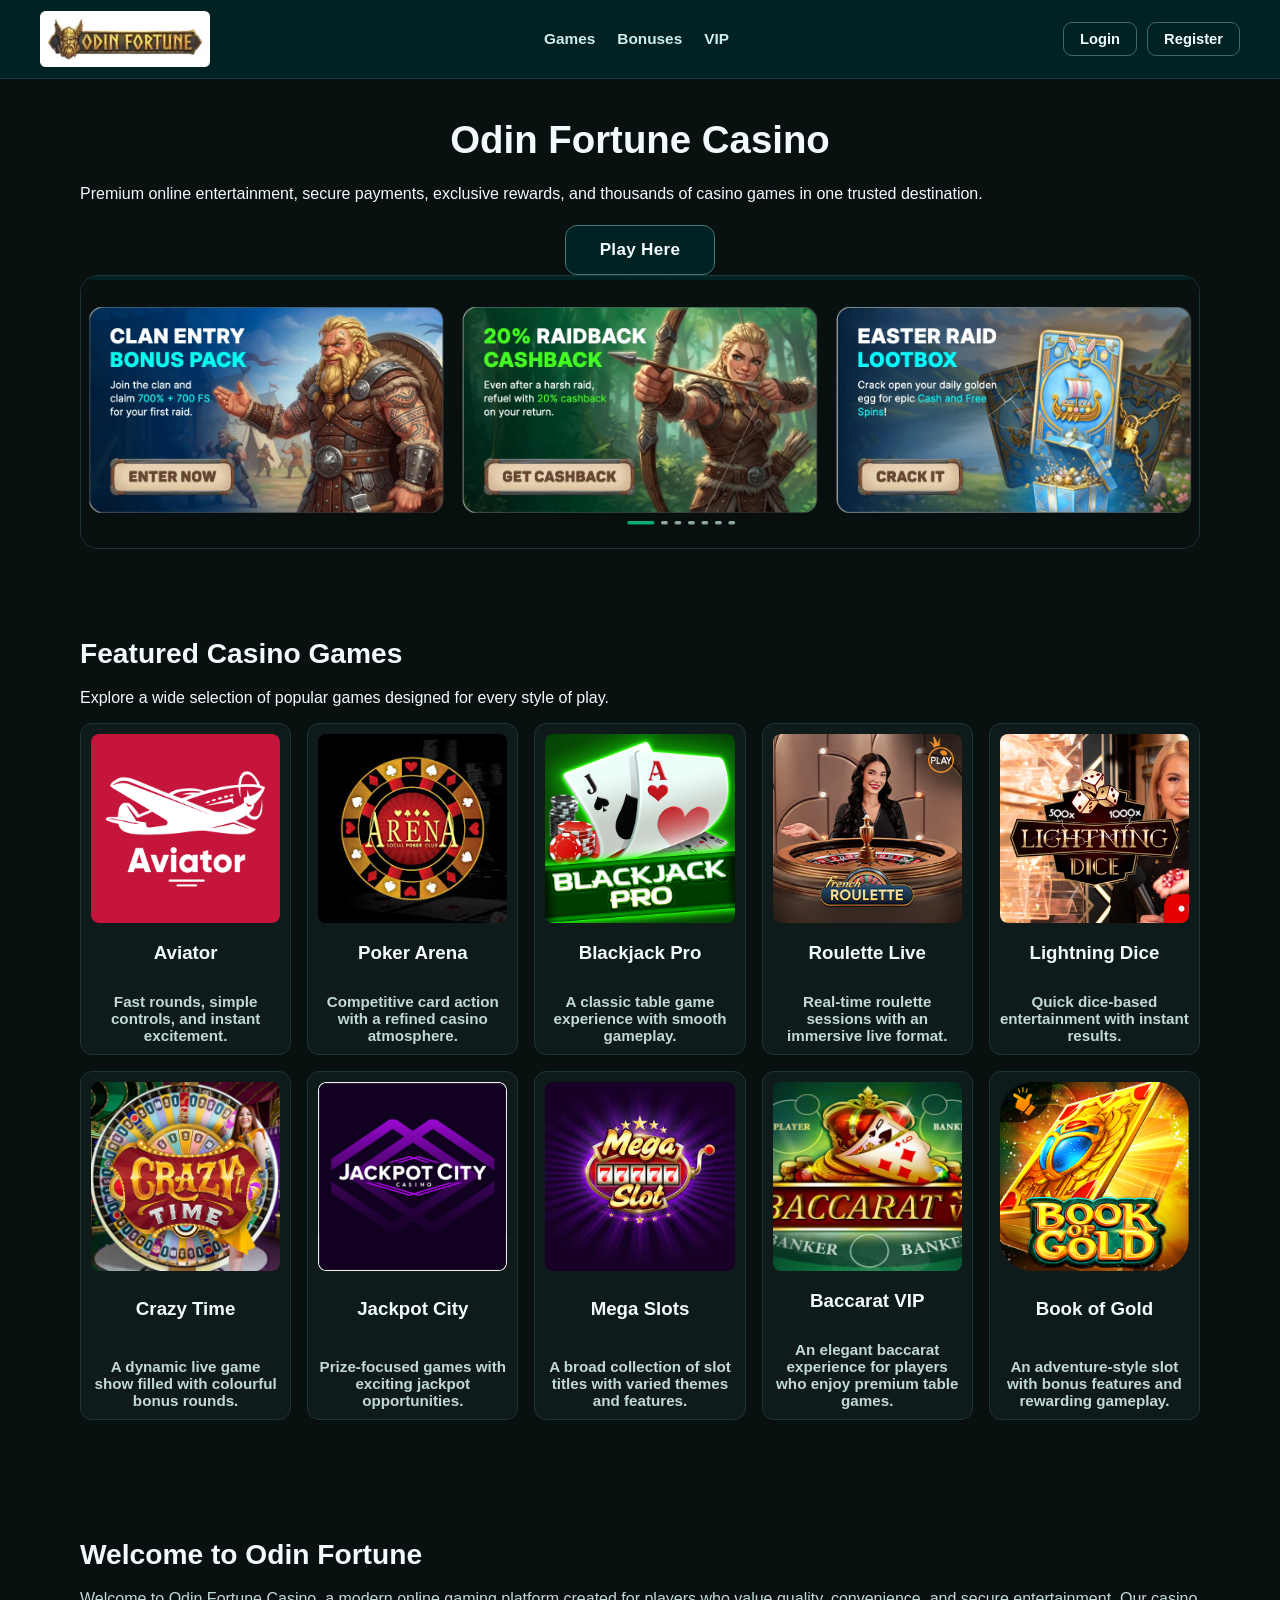
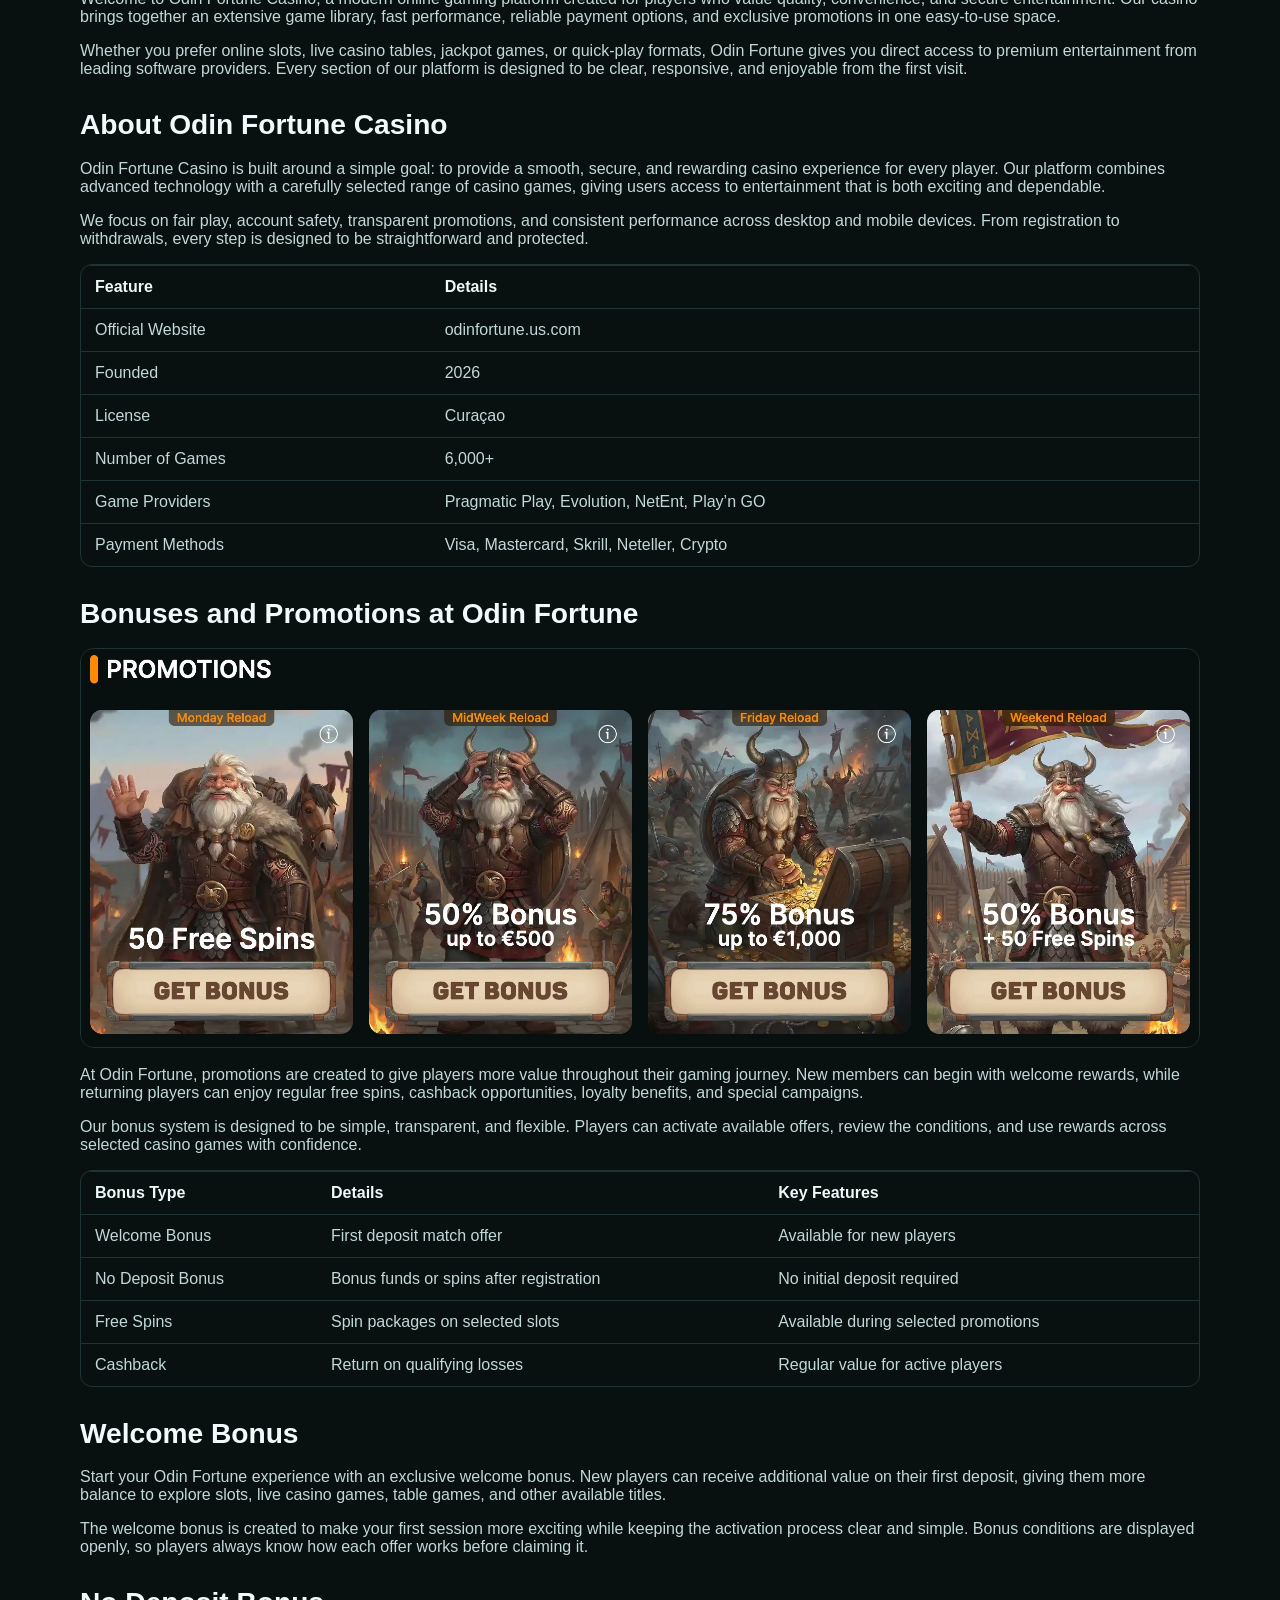
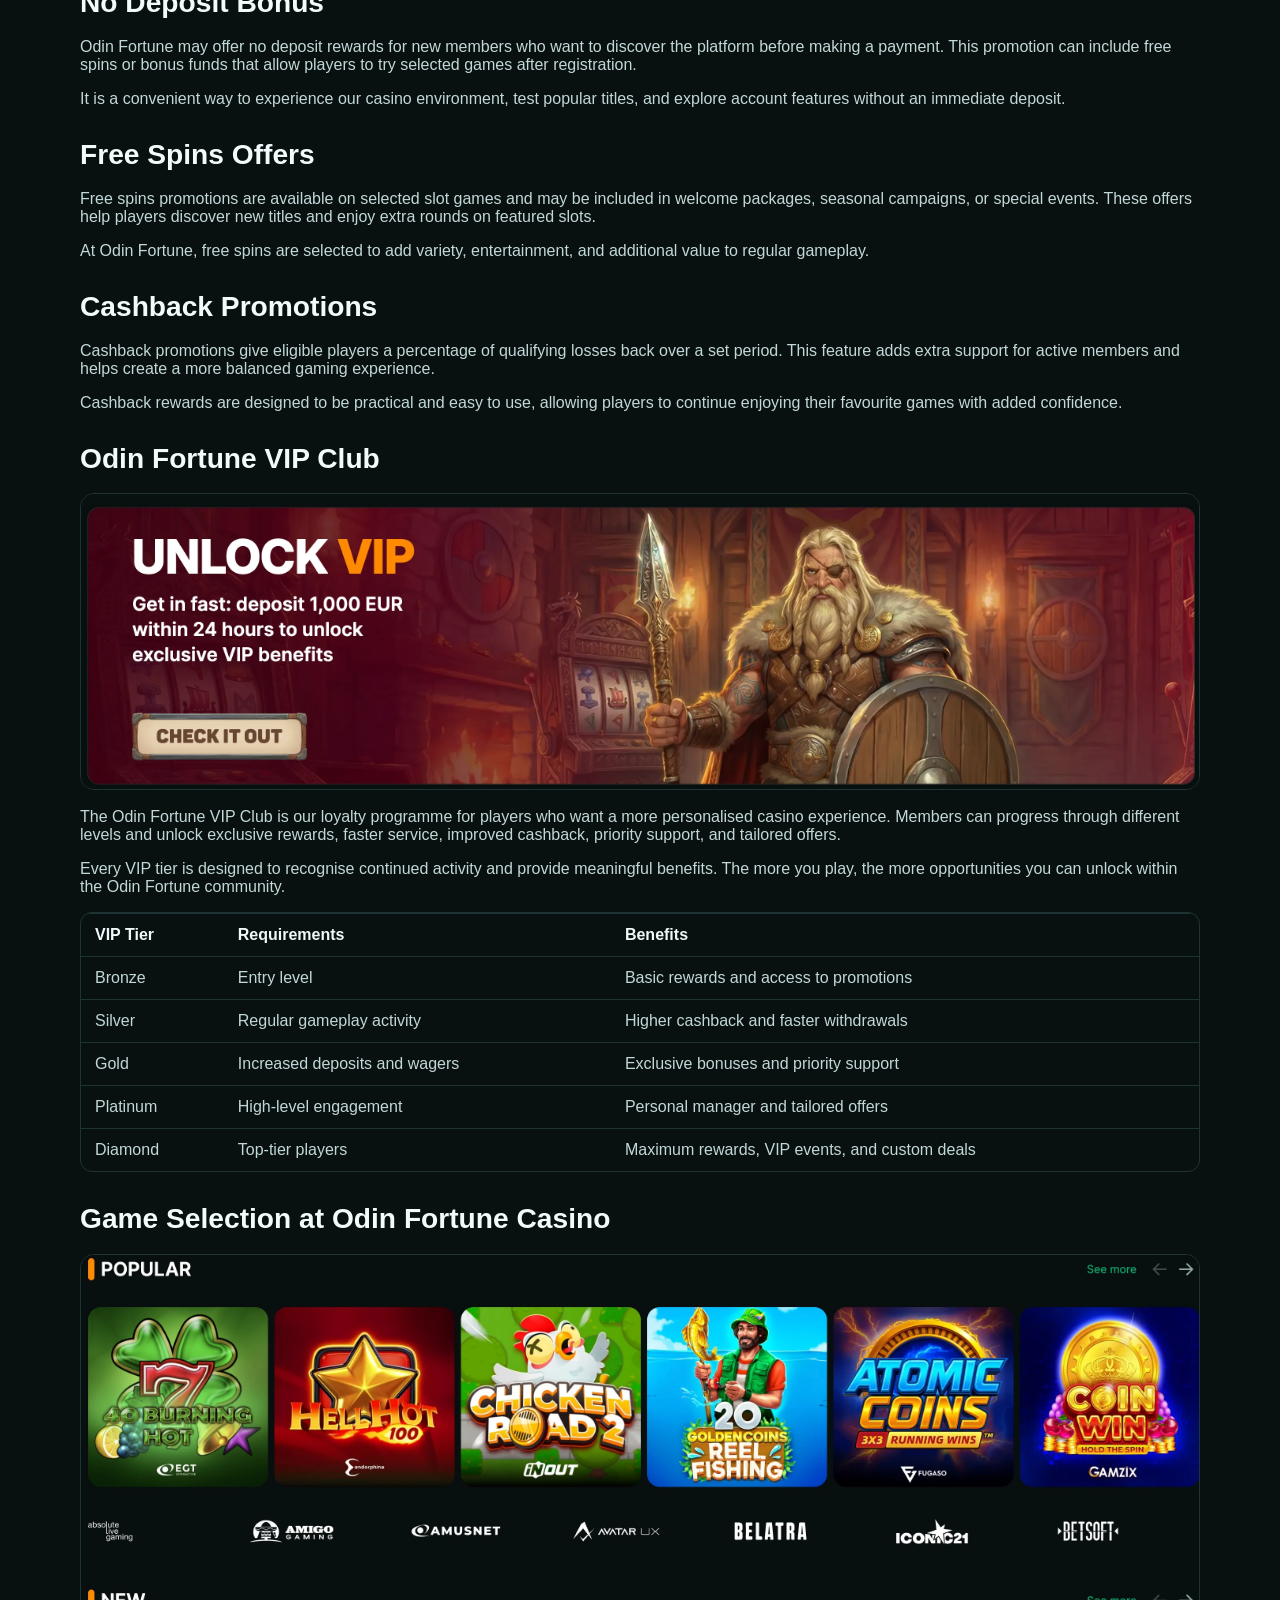
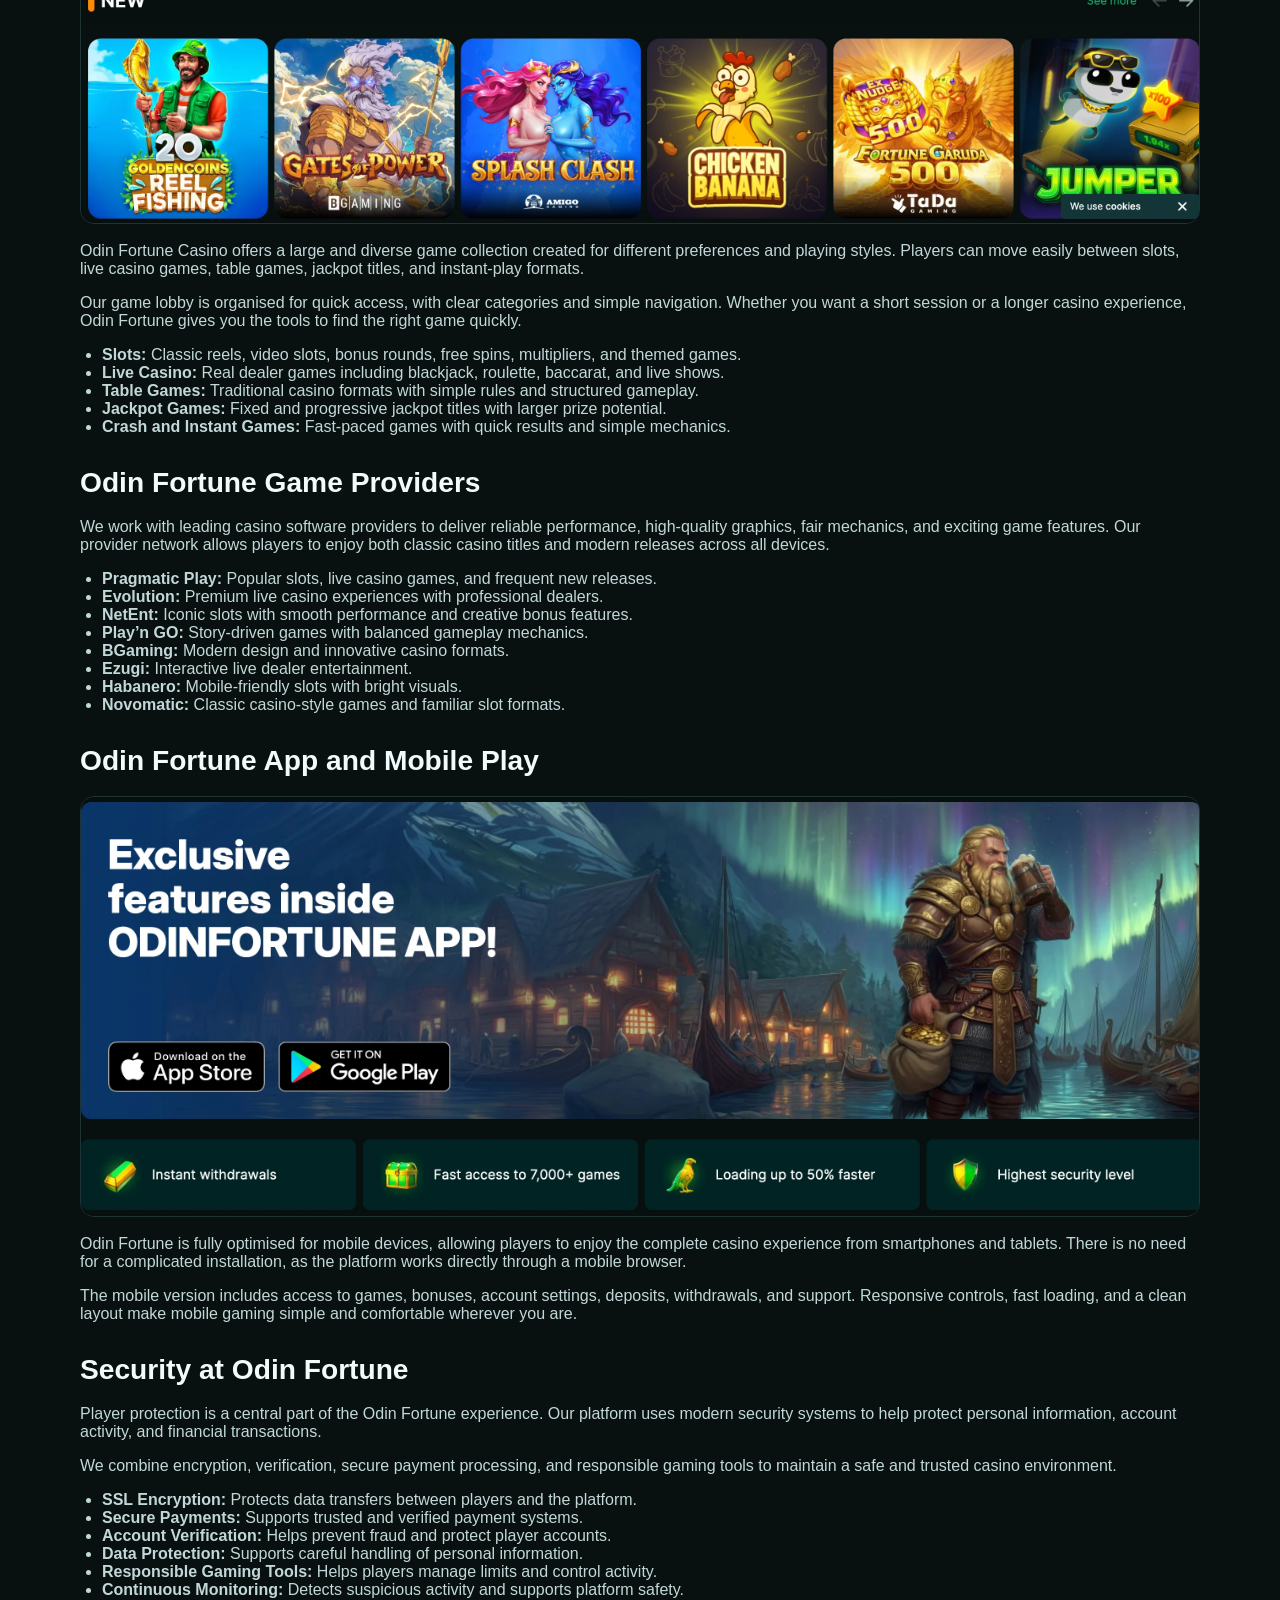
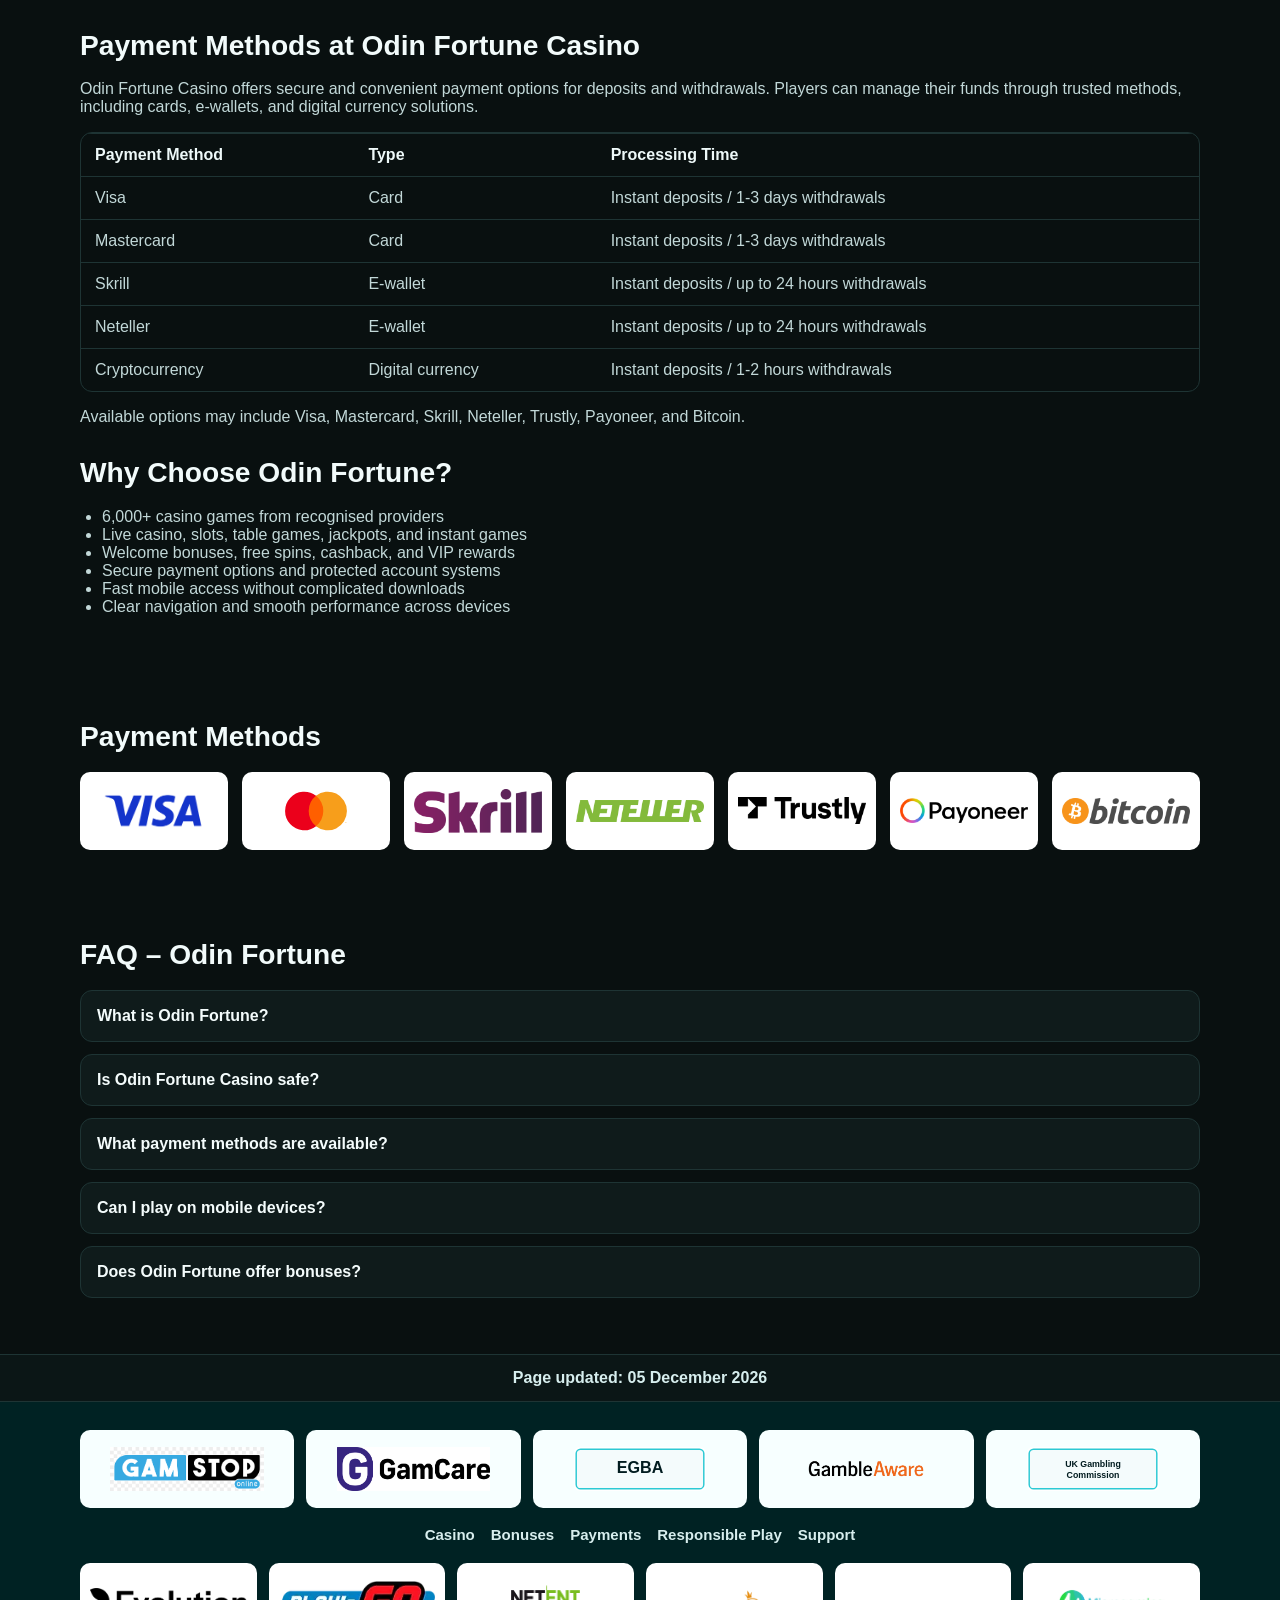
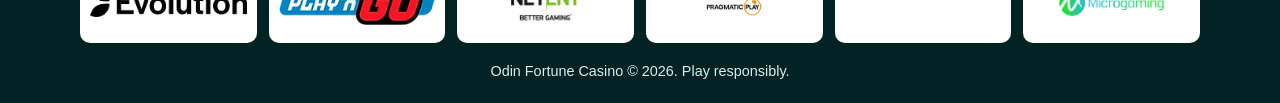
<file: index.html>
<!DOCTYPE html>
<html lang="en">
<head>
  <meta charset="UTF-8">
  <meta name="viewport" content="width=device-width, initial-scale=1.0">
  <meta name="description" content="Premium online entertainment, secure payments, exclusive rewards, and thousands of casino games in one trusted destination.">
  <title>Odin Fortune Casino Official</title>
  <link rel="canonical" href="/en-gb/">
  <link rel="alternate" hreflang="en" href="/">
  <link rel="alternate" hreflang="en-GB" href="/engb/">

  <link rel="icon" type="image/x-icon" href="/odinfortune images/favicon_1768570537.ico">
  <link rel="stylesheet" href="/styles.css">
</head>
<body>
  <header class="site-header">
    <div class="header-inner">
      <a href="/go/" class="logo-link" aria-label="Odin Fortune home">
        <img src="/odinfortune images/odinfortune logo.webp" alt="Odin Fortune Casino logo" class="logo">
      </a>

      <nav class="main-nav" aria-label="Primary navigation">
        <a href="/go/">Games</a>
        <a href="/go/">Bonuses</a>
        <a href="/go/">VIP</a>
      </nav>

      <div class="header-buttons">
        <a id="login" href="/go/" class="header-btn">Login</a>
        <a href="/go/" class="header-btn">Register</a>
      </div>
    </div>
  </header>

  <main>
    <section class="hero">
      <div class="container hero-shell">
        <div class="hero-copy">
          <h1>Odin Fortune Casino</h1>
          <p>Premium online entertainment, secure payments, exclusive rewards, and thousands of casino games in one trusted destination.</p>
          <div class="cta-wrap">
            <a href="/go/" class="cta-btn">Play Here</a>
          </div>
        </div>
        <img src="/odinfortune images/odinfortune.webp" alt="Odin Fortune Casino hero banner" class="hero-banner">
      </div>
    </section>

    <section id="games" class="games-section">
      <div class="container">
        <h2>Featured Casino Games</h2>
        <p class="section-lead">Explore a wide selection of popular games designed for every style of play.</p>
        <div class="games-grid">
          <article class="game-card"><img src="/game images/aviatorlogo.png" alt="Aviator game"><h3>Aviator</h3><p>Fast rounds, simple controls, and instant excitement.</p></article>
          <article class="game-card"><img src="/game images/poker arena.jpeg" alt="Poker Arena game"><h3>Poker Arena</h3><p>Competitive card action with a refined casino atmosphere.</p></article>
          <article class="game-card"><img src="/game images/blackjackpro.png" alt="Blackjack Pro game"><h3>Blackjack Pro</h3><p>A classic table game experience with smooth gameplay.</p></article>
          <article class="game-card"><img src="/game images/roulette live.avif" alt="Roulette Live game"><h3>Roulette Live</h3><p>Real-time roulette sessions with an immersive live format.</p></article>
          <article class="game-card"><img src="/game images/lightning dice.jpg" alt="Lightning Dice game"><h3>Lightning Dice</h3><p>Quick dice-based entertainment with instant results.</p></article>
          <article class="game-card"><img src="/game images/crazytime.webp" alt="Crazy Time game"><h3>Crazy Time</h3><p>A dynamic live game show filled with colourful bonus rounds.</p></article>
          <article class="game-card"><img src="/game images/jackpotcity.webp" alt="Jackpot City game"><h3>Jackpot City</h3><p>Prize-focused games with exciting jackpot opportunities.</p></article>
          <article class="game-card"><img src="/game images/megaslots.jpeg" alt="Mega Slots game"><h3>Mega Slots</h3><p>A broad collection of slot titles with varied themes and features.</p></article>
          <article class="game-card"><img src="/game images/baccaratvip.jpg" alt="Baccarat VIP game"><h3>Baccarat VIP</h3><p>An elegant baccarat experience for players who enjoy premium table games.</p></article>
          <article class="game-card"><img src="/game images/bookofgold.png" alt="Book of Gold game"><h3>Book of Gold</h3><p>An adventure-style slot with bonus features and rewarding gameplay.</p></article>
        </div>
      </div>
    </section>

    <section class="seo-section">
      <div class="container">
        <h2>Welcome to Odin Fortune</h2>
              <p>Welcome to Odin Fortune Casino, a modern online gaming platform created for players who value quality, convenience, and secure entertainment. Our casino brings together an extensive game library, fast performance, reliable payment options, and exclusive promotions in one easy-to-use space.</p>
              <p>Whether you prefer online slots, live casino tables, jackpot games, or quick-play formats, Odin Fortune gives you direct access to premium entertainment from leading software providers. Every section of our platform is designed to be clear, responsive, and enjoyable from the first visit.</p>

        <h2>About Odin Fortune Casino</h2>
              <p>Odin Fortune Casino is built around a simple goal: to provide a smooth, secure, and rewarding casino experience for every player. Our platform combines advanced technology with a carefully selected range of casino games, giving users access to entertainment that is both exciting and dependable.</p>
              <p>We focus on fair play, account safety, transparent promotions, and consistent performance across desktop and mobile devices. From registration to withdrawals, every step is designed to be straightforward and protected.</p>


              <div class="table-wrap">
                  <table>
                <tr>
                  <th>Feature</th>
                  <th>Details</th>
                </tr>
                <tr>
                  <td>Official Website</td>
                  <td>odinfortune.us.com</td>
                </tr>
                <tr>
                  <td>Founded</td>
                  <td>2026</td>
                </tr>
                <tr>
                  <td>License</td>
                  <td>Curaçao</td>
                </tr>
                <tr>
                  <td>Number of Games</td>
                  <td>6,000+</td>
                </tr>
                <tr>
                  <td>Game Providers</td>
                  <td>Pragmatic Play, Evolution, NetEnt, Play’n GO</td>
                </tr>
                <tr>
                  <td>Payment Methods</td>
                  <td>Visa, Mastercard, Skrill, Neteller, Crypto</td>
                </tr>
              </table>
                </div>

        <h2>Bonuses and Promotions at Odin Fortune</h2>
                <figure class="content-image-wrap">
                  <img src="/odinfortune images/odinfortune bonuses.webp" alt="Odin Fortune bonuses" class="content-image">
                </figure>
              <p>At Odin Fortune, promotions are created to give players more value throughout their gaming journey. New members can begin with welcome rewards, while returning players can enjoy regular free spins, cashback opportunities, loyalty benefits, and special campaigns.</p>
              <p>Our bonus system is designed to be simple, transparent, and flexible. Players can activate available offers, review the conditions, and use rewards across selected casino games with confidence.</p>


              <div class="table-wrap">
                  <table>
                <tr>
                  <th>Bonus Type</th>
                  <th>Details</th>
                  <th>Key Features</th>
                </tr>
                <tr>
                  <td>Welcome Bonus</td>
                  <td>First deposit match offer</td>
                  <td>Available for new players</td>
                </tr>
                <tr>
                  <td>No Deposit Bonus</td>
                  <td>Bonus funds or spins after registration</td>
                  <td>No initial deposit required</td>
                </tr>
                <tr>
                  <td>Free Spins</td>
                  <td>Spin packages on selected slots</td>
                  <td>Available during selected promotions</td>
                </tr>
                <tr>
                  <td>Cashback</td>
                  <td>Return on qualifying losses</td>
                  <td>Regular value for active players</td>
                </tr>
              </table>
                </div>

        <h2>Welcome Bonus</h2>
              <p>Start your Odin Fortune experience with an exclusive welcome bonus. New players can receive additional value on their first deposit, giving them more balance to explore slots, live casino games, table games, and other available titles.</p>
              <p>The welcome bonus is created to make your first session more exciting while keeping the activation process clear and simple. Bonus conditions are displayed openly, so players always know how each offer works before claiming it.</p>

        <h2>No Deposit Bonus</h2>
              <p>Odin Fortune may offer no deposit rewards for new members who want to discover the platform before making a payment. This promotion can include free spins or bonus funds that allow players to try selected games after registration.</p>
              <p>It is a convenient way to experience our casino environment, test popular titles, and explore account features without an immediate deposit.</p>

        <h2>Free Spins Offers</h2>
              <p>Free spins promotions are available on selected slot games and may be included in welcome packages, seasonal campaigns, or special events. These offers help players discover new titles and enjoy extra rounds on featured slots.</p>
              <p>At Odin Fortune, free spins are selected to add variety, entertainment, and additional value to regular gameplay.</p>

        <h2>Cashback Promotions</h2>
              <p>Cashback promotions give eligible players a percentage of qualifying losses back over a set period. This feature adds extra support for active members and helps create a more balanced gaming experience.</p>
              <p>Cashback rewards are designed to be practical and easy to use, allowing players to continue enjoying their favourite games with added confidence.</p>

        <h2>Odin Fortune VIP Club</h2>
                <figure class="content-image-wrap">
                  <img src="/odinfortune images/odinfortune vip club.webp" alt="Odin Fortune VIP Club" class="content-image">
                </figure>
              <p>The Odin Fortune VIP Club is our loyalty programme for players who want a more personalised casino experience. Members can progress through different levels and unlock exclusive rewards, faster service, improved cashback, priority support, and tailored offers.</p>
              <p>Every VIP tier is designed to recognise continued activity and provide meaningful benefits. The more you play, the more opportunities you can unlock within the Odin Fortune community.</p>


              <div class="table-wrap">
                  <table>
                <tr>
                  <th>VIP Tier</th>
                  <th>Requirements</th>
                  <th>Benefits</th>
                </tr>
                <tr>
                  <td>Bronze</td>
                  <td>Entry level</td>
                  <td>Basic rewards and access to promotions</td>
                </tr>
                <tr>
                  <td>Silver</td>
                  <td>Regular gameplay activity</td>
                  <td>Higher cashback and faster withdrawals</td>
                </tr>
                <tr>
                  <td>Gold</td>
                  <td>Increased deposits and wagers</td>
                  <td>Exclusive bonuses and priority support</td>
                </tr>
                <tr>
                  <td>Platinum</td>
                  <td>High-level engagement</td>
                  <td>Personal manager and tailored offers</td>
                </tr>
                <tr>
                  <td>Diamond</td>
                  <td>Top-tier players</td>
                  <td>Maximum rewards, VIP events, and custom deals</td>
                </tr>
              </table>
                </div>

        <h2>Game Selection at Odin Fortune Casino</h2>
                <figure class="content-image-wrap">
                  <img src="/odinfortune images/odinfortune game selection.webp" alt="Odin Fortune game selection" class="content-image">
                </figure>
              <p>Odin Fortune Casino offers a large and diverse game collection created for different preferences and playing styles. Players can move easily between slots, live casino games, table games, jackpot titles, and instant-play formats.</p>
              <p>Our game lobby is organised for quick access, with clear categories and simple navigation. Whether you want a short session or a longer casino experience, Odin Fortune gives you the tools to find the right game quickly.</p>


              <ul>
                <li><strong>Slots:</strong> Classic reels, video slots, bonus rounds, free spins, multipliers, and themed games.</li>
                <li><strong>Live Casino:</strong> Real dealer games including blackjack, roulette, baccarat, and live shows.</li>
                <li><strong>Table Games:</strong> Traditional casino formats with simple rules and structured gameplay.</li>
                <li><strong>Jackpot Games:</strong> Fixed and progressive jackpot titles with larger prize potential.</li>
                <li><strong>Crash and Instant Games:</strong> Fast-paced games with quick results and simple mechanics.</li>
              </ul>

        <h2>Odin Fortune Game Providers</h2>
              <p>We work with leading casino software providers to deliver reliable performance, high-quality graphics, fair mechanics, and exciting game features. Our provider network allows players to enjoy both classic casino titles and modern releases across all devices.</p>


              <ul>
                <li><strong>Pragmatic Play:</strong> Popular slots, live casino games, and frequent new releases.</li>
                <li><strong>Evolution:</strong> Premium live casino experiences with professional dealers.</li>
                <li><strong>NetEnt:</strong> Iconic slots with smooth performance and creative bonus features.</li>
                <li><strong>Play’n GO:</strong> Story-driven games with balanced gameplay mechanics.</li>
                <li><strong>BGaming:</strong> Modern design and innovative casino formats.</li>
                <li><strong>Ezugi:</strong> Interactive live dealer entertainment.</li>
                <li><strong>Habanero:</strong> Mobile-friendly slots with bright visuals.</li>
                <li><strong>Novomatic:</strong> Classic casino-style games and familiar slot formats.</li>
              </ul>

        <h2>Odin Fortune App and Mobile Play</h2>
                <figure class="content-image-wrap">
                  <img src="/odinfortune images/odinfortune app.webp" alt="Odin Fortune mobile app" class="content-image">
                </figure>
              <p>Odin Fortune is fully optimised for mobile devices, allowing players to enjoy the complete casino experience from smartphones and tablets. There is no need for a complicated installation, as the platform works directly through a mobile browser.</p>
              <p>The mobile version includes access to games, bonuses, account settings, deposits, withdrawals, and support. Responsive controls, fast loading, and a clean layout make mobile gaming simple and comfortable wherever you are.</p>

        <h2>Security at Odin Fortune</h2>
              <p>Player protection is a central part of the Odin Fortune experience. Our platform uses modern security systems to help protect personal information, account activity, and financial transactions.</p>
              <p>We combine encryption, verification, secure payment processing, and responsible gaming tools to maintain a safe and trusted casino environment.</p>


              <ul>
                <li><strong>SSL Encryption:</strong> Protects data transfers between players and the platform.</li>
                <li><strong>Secure Payments:</strong> Supports trusted and verified payment systems.</li>
                <li><strong>Account Verification:</strong> Helps prevent fraud and protect player accounts.</li>
                <li><strong>Data Protection:</strong> Supports careful handling of personal information.</li>
                <li><strong>Responsible Gaming Tools:</strong> Helps players manage limits and control activity.</li>
                <li><strong>Continuous Monitoring:</strong> Detects suspicious activity and supports platform safety.</li>
              </ul>

        <h2>Payment Methods at Odin Fortune Casino</h2>
              <p>Odin Fortune Casino offers secure and convenient payment options for deposits and withdrawals. Players can manage their funds through trusted methods, including cards, e-wallets, and digital currency solutions.</p>


              <div class="table-wrap">
                  <table>
                <tr>
                  <th>Payment Method</th>
                  <th>Type</th>
                  <th>Processing Time</th>
                </tr>
                <tr>
                  <td>Visa</td>
                  <td>Card</td>
                  <td>Instant deposits / 1-3 days withdrawals</td>
                </tr>
                <tr>
                  <td>Mastercard</td>
                  <td>Card</td>
                  <td>Instant deposits / 1-3 days withdrawals</td>
                </tr>
                <tr>
                  <td>Skrill</td>
                  <td>E-wallet</td>
                  <td>Instant deposits / up to 24 hours withdrawals</td>
                </tr>
                <tr>
                  <td>Neteller</td>
                  <td>E-wallet</td>
                  <td>Instant deposits / up to 24 hours withdrawals</td>
                </tr>
                <tr>
                  <td>Cryptocurrency</td>
                  <td>Digital currency</td>
                  <td>Instant deposits / 1-2 hours withdrawals</td>
                </tr>
              </table>
                </div>


              <p>Available options may include Visa, Mastercard, Skrill, Neteller, Trustly, Payoneer, and Bitcoin.</p>

        <h2>Why Choose Odin Fortune?</h2>
              <ul>
                <li>6,000+ casino games from recognised providers</li>
                <li>Live casino, slots, table games, jackpots, and instant games</li>
                <li>Welcome bonuses, free spins, cashback, and VIP rewards</li>
                <li>Secure payment options and protected account systems</li>
                <li>Fast mobile access without complicated downloads</li>
                <li>Clear navigation and smooth performance across devices</li>
              </ul>
      </div>
    </section>

    <section id="payments" class="payments-section">
      <div class="container">
        <h2>Payment Methods</h2>
        <div class="payments-grid">
          <img src="/payment methods/visa-method.png" alt="Visa">
          <img src="/payment methods/mastercard-method.svg" alt="Mastercard">
          <img src="/payment methods/skrill-method.png" alt="Skrill">
          <img src="/payment methods/neteller-method.png" alt="Neteller">
          <img src="/payment methods/trustly-method.webp" alt="Trustly">
          <img src="/payment methods/payoneer-method.png" alt="Payoneer">
          <img src="/payment methods/bitcoin-method.png" alt="Bitcoin">
        </div>
      </div>
    </section>

    <section class="faq-section">
      <div class="container">
        <h2>FAQ – Odin Fortune</h2>

        <div class="faq-item">
          <button class="faq-question" aria-expanded="false">What is Odin Fortune?</button>
          <div class="faq-answer">
            <p>Odin Fortune is an online casino platform offering slots, live dealer games, table games, jackpot titles, and fast-play casino formats.</p>
          </div>
        </div>

        <div class="faq-item">
          <button class="faq-question" aria-expanded="false">Is Odin Fortune Casino safe?</button>
          <div class="faq-answer">
            <p>Yes. Odin Fortune uses encryption, secure payment systems, account verification, and monitoring tools to support player safety.</p>
          </div>
        </div>

        <div class="faq-item">
          <button class="faq-question" aria-expanded="false">What payment methods are available?</button>
          <div class="faq-answer">
            <p>Players can use selected card payments, e-wallets, and cryptocurrency options, depending on availability.</p>
          </div>
        </div>

        <div class="faq-item">
          <button class="faq-question" aria-expanded="false">Can I play on mobile devices?</button>
          <div class="faq-answer">
            <p>Yes. Odin Fortune Casino is optimised for smartphones and tablets through a mobile browser.</p>
          </div>
        </div>

        <div class="faq-item">
          <button class="faq-question" aria-expanded="false">Does Odin Fortune offer bonuses?</button>
          <div class="faq-answer">
            <p>Yes. Odin Fortune offers welcome rewards, free spins, cashback promotions, no deposit offers, and VIP benefits.</p>
          </div>
        </div>
      </div>
    </section>
  </main>

  <section class="updated-strip">
    <p>Page updated: <span id="updatedDate"></span></p>
  </section>

  <footer class="site-footer">
    <div class="container">
      <div class="trust-badges">
        <a href="/go/" target="_blank" rel="noopener noreferrer"><img src="/trust badges/gamstop.png" alt="Gamstop"></a>
        <a href="/go/" target="_blank" rel="noopener noreferrer"><img src="/trust badges/GamCare.png" alt="GamCare"></a>
        <a href="/go/" target="_blank" rel="noopener noreferrer"><img src="/trust badges/egba.svg" alt="EGBA"></a>
        <a href="/go/" target="_blank" rel="noopener noreferrer"><img src="/trust badges/gambleaware.png" alt="BeGambleAware"></a>
        <a href="/go/" target="_blank" rel="noopener noreferrer"><img src="/trust badges/uk-gambling-commission.svg" alt="UK Gambling Commission"></a>
      </div>

      <nav class="footer-links" aria-label="Footer links">
        <a href="/go/">Casino</a>
        <a href="/go/">Bonuses</a>
        <a href="/go/">Payments</a>
        <a href="/go/">Responsible Play</a>
        <a href="/go/">Support</a>
      </nav>

      <div class="providers-grid">
        <img src="/providers/evolution.png" alt="Evolution">
        <img src="/providers/playngo.webp" alt="Play'n GO">
        <img src="/providers/netentlogo.png" alt="NetEnt">
        <img src="/providers/pragmatic-play-logo-png.png" alt="Pragmatic Play">
        <img src="/providers/quickspin.png" alt="Quickspin">
        <img src="/providers/microgaming-logo.png" alt="Microgaming">
      </div>

      <p class="copyright">Odin Fortune Casino &copy; 2026. Play responsibly.</p>
    </div>
  </footer>

  <script src="/script.js"></script>
</body>
</html>
</file>
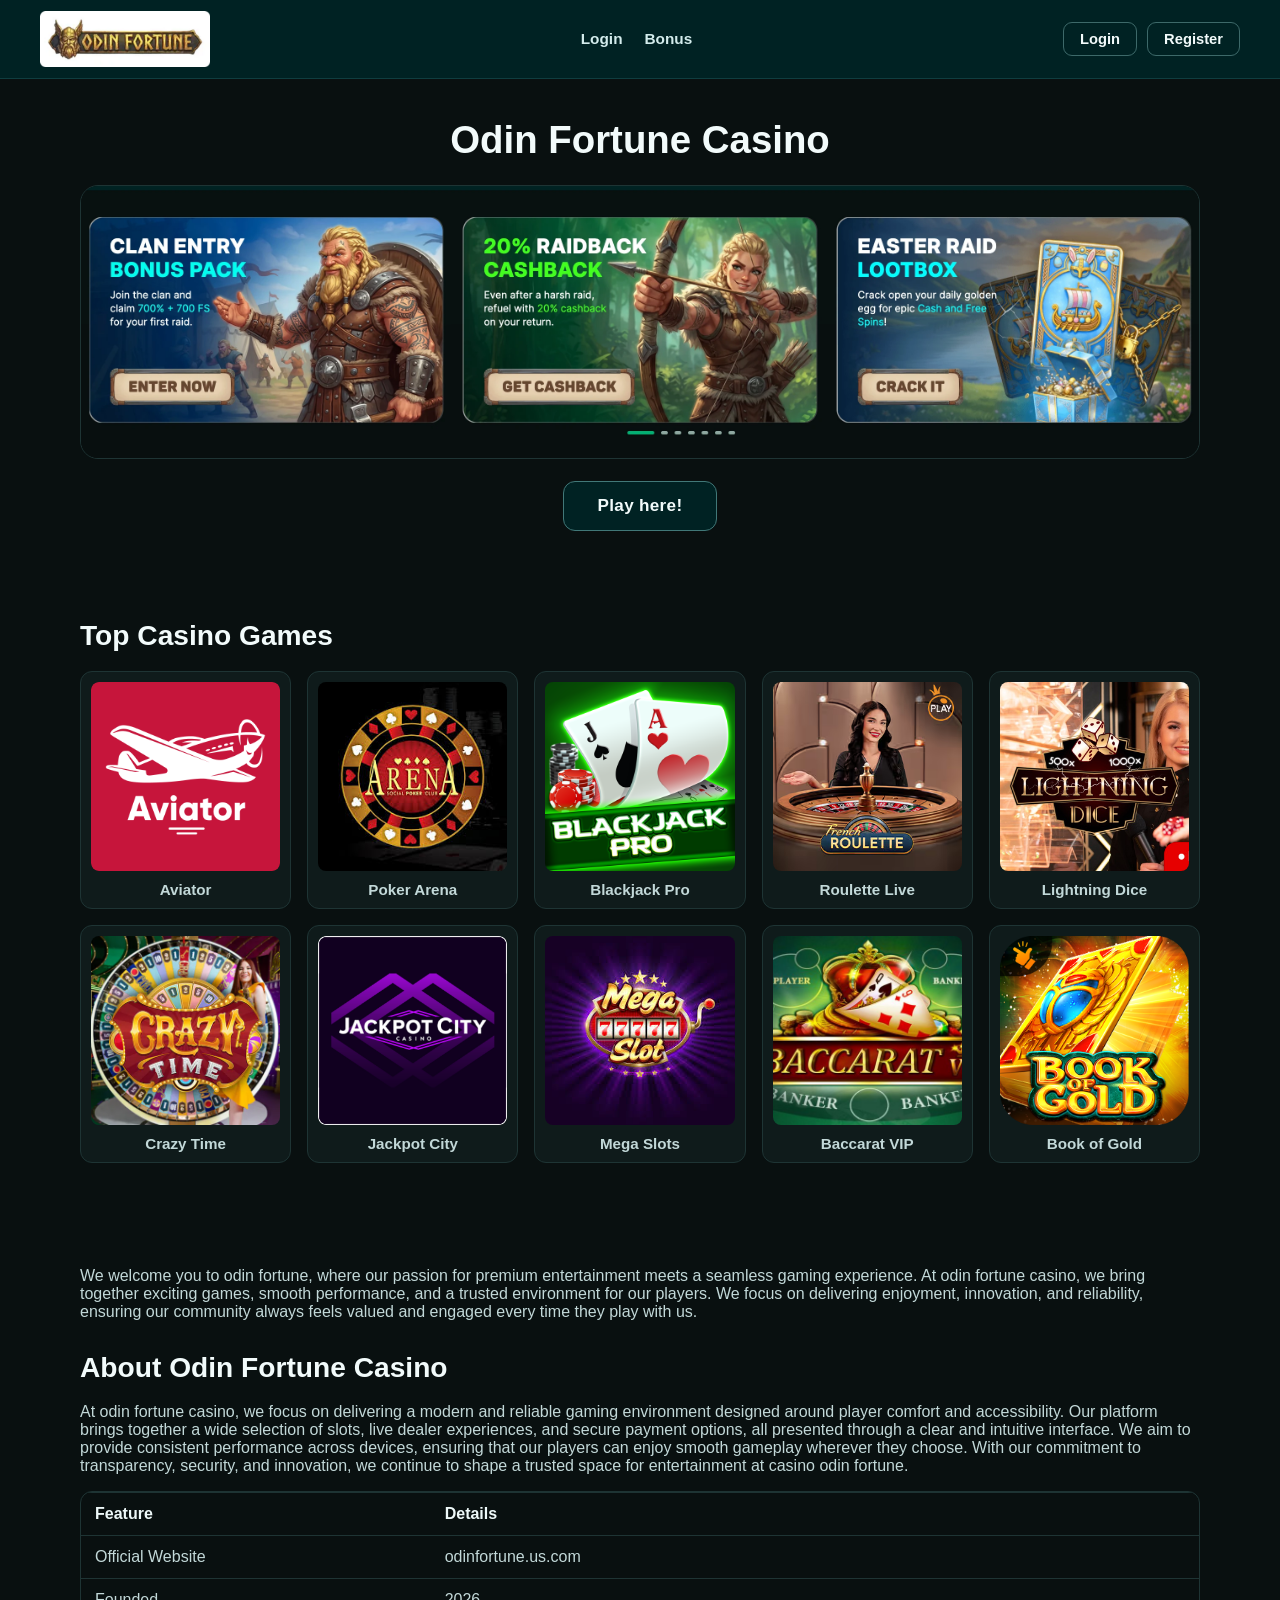
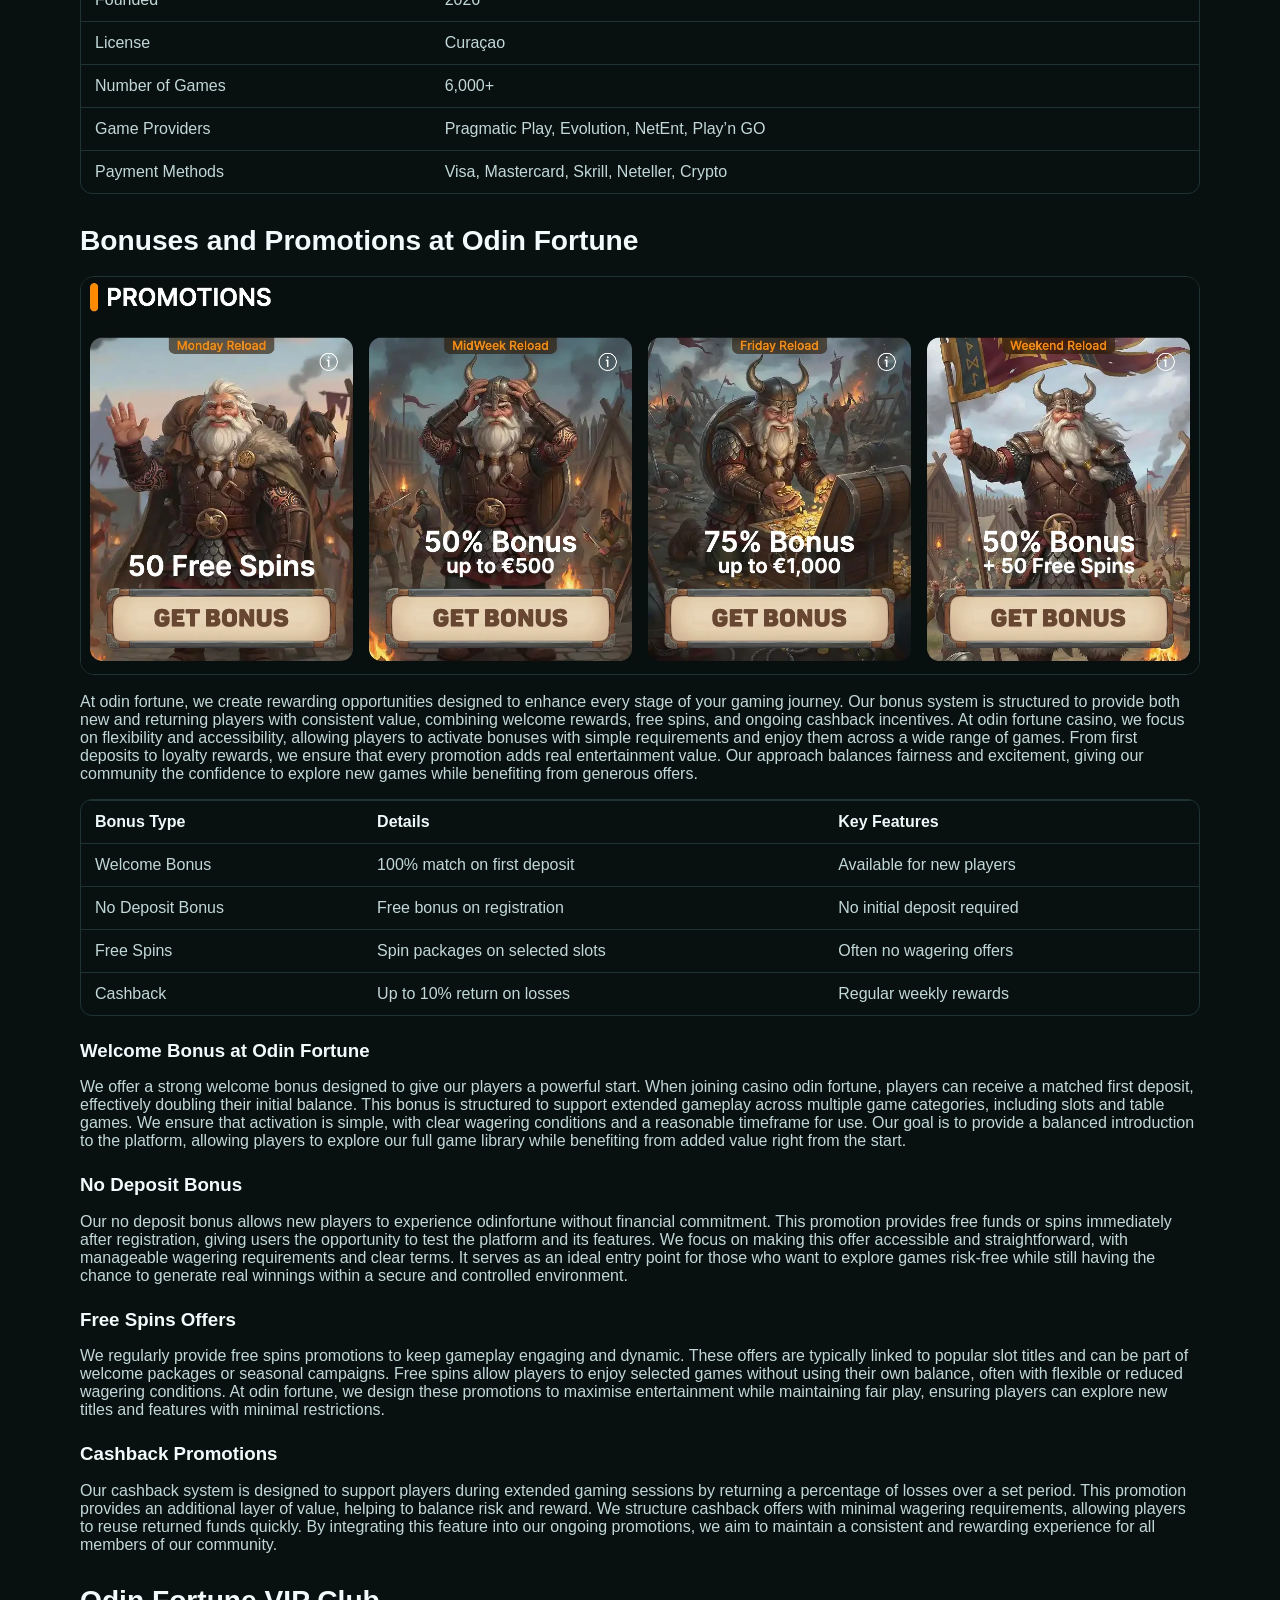
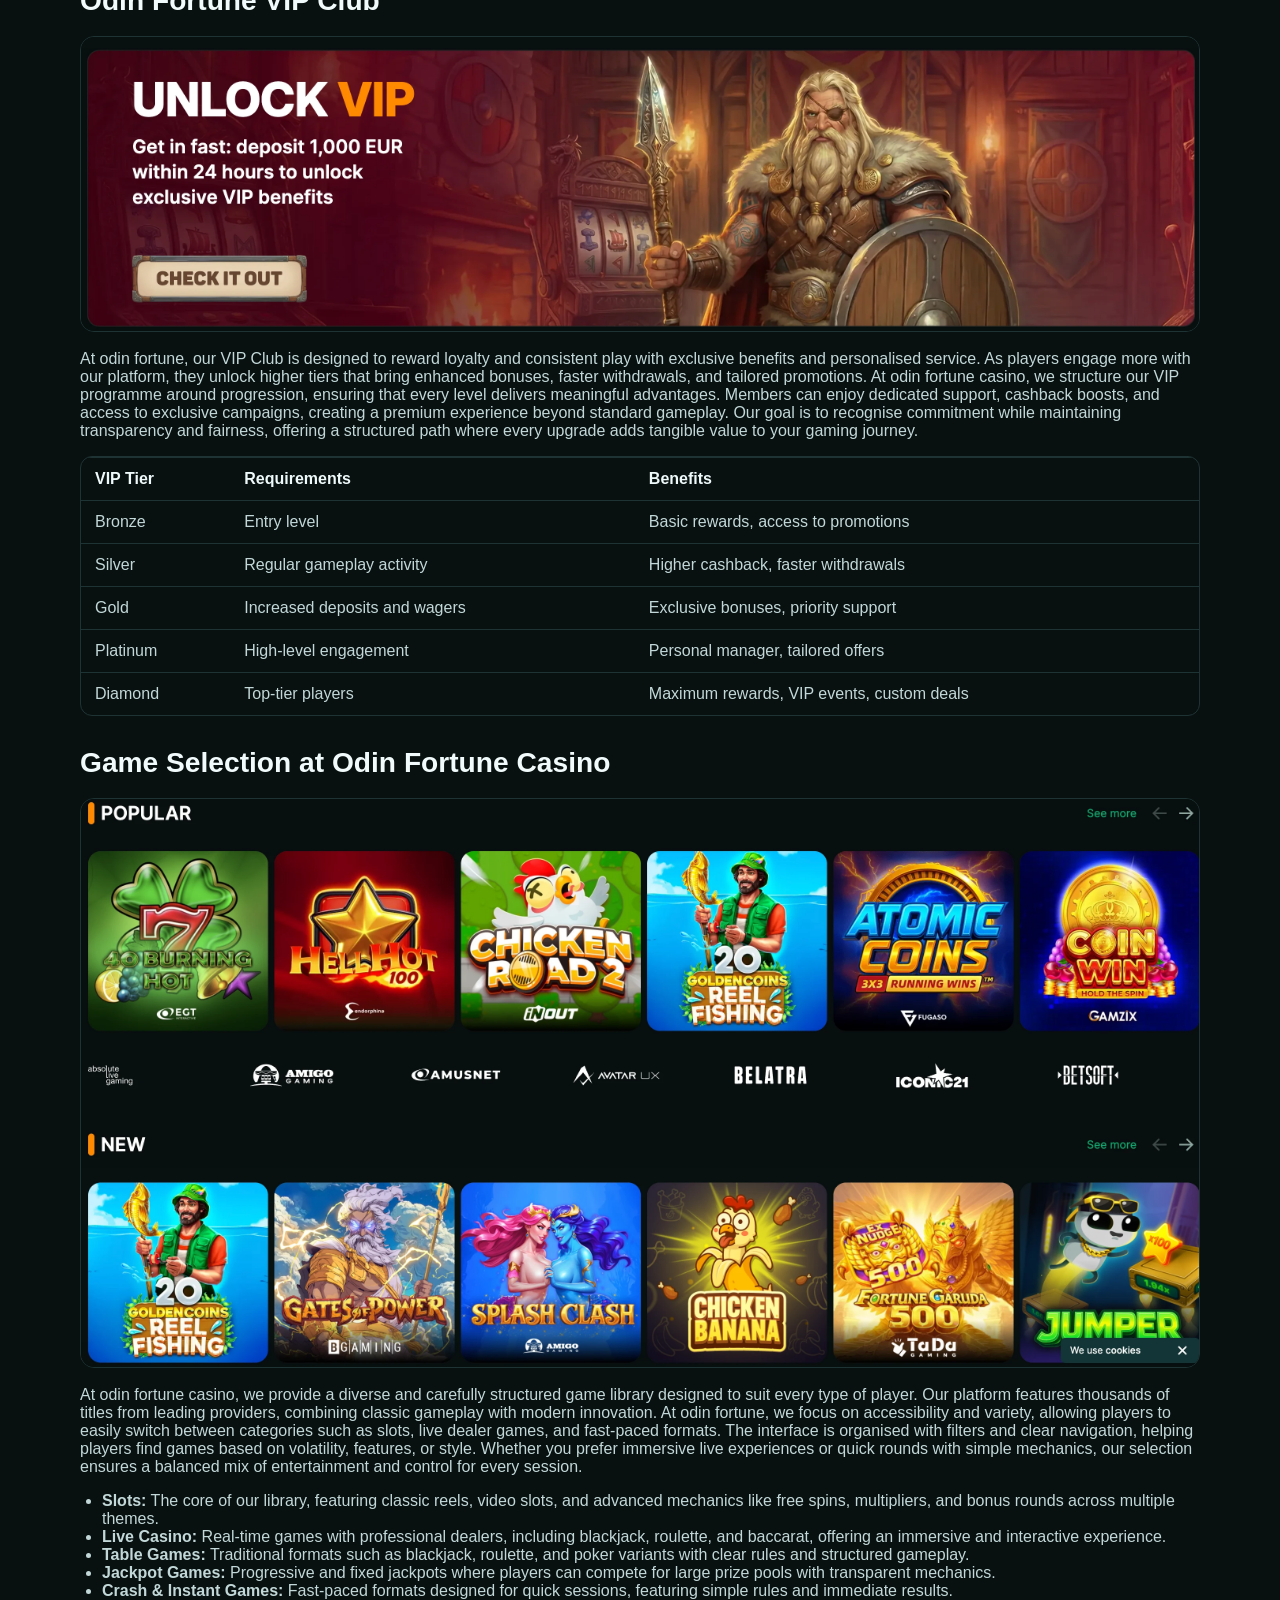
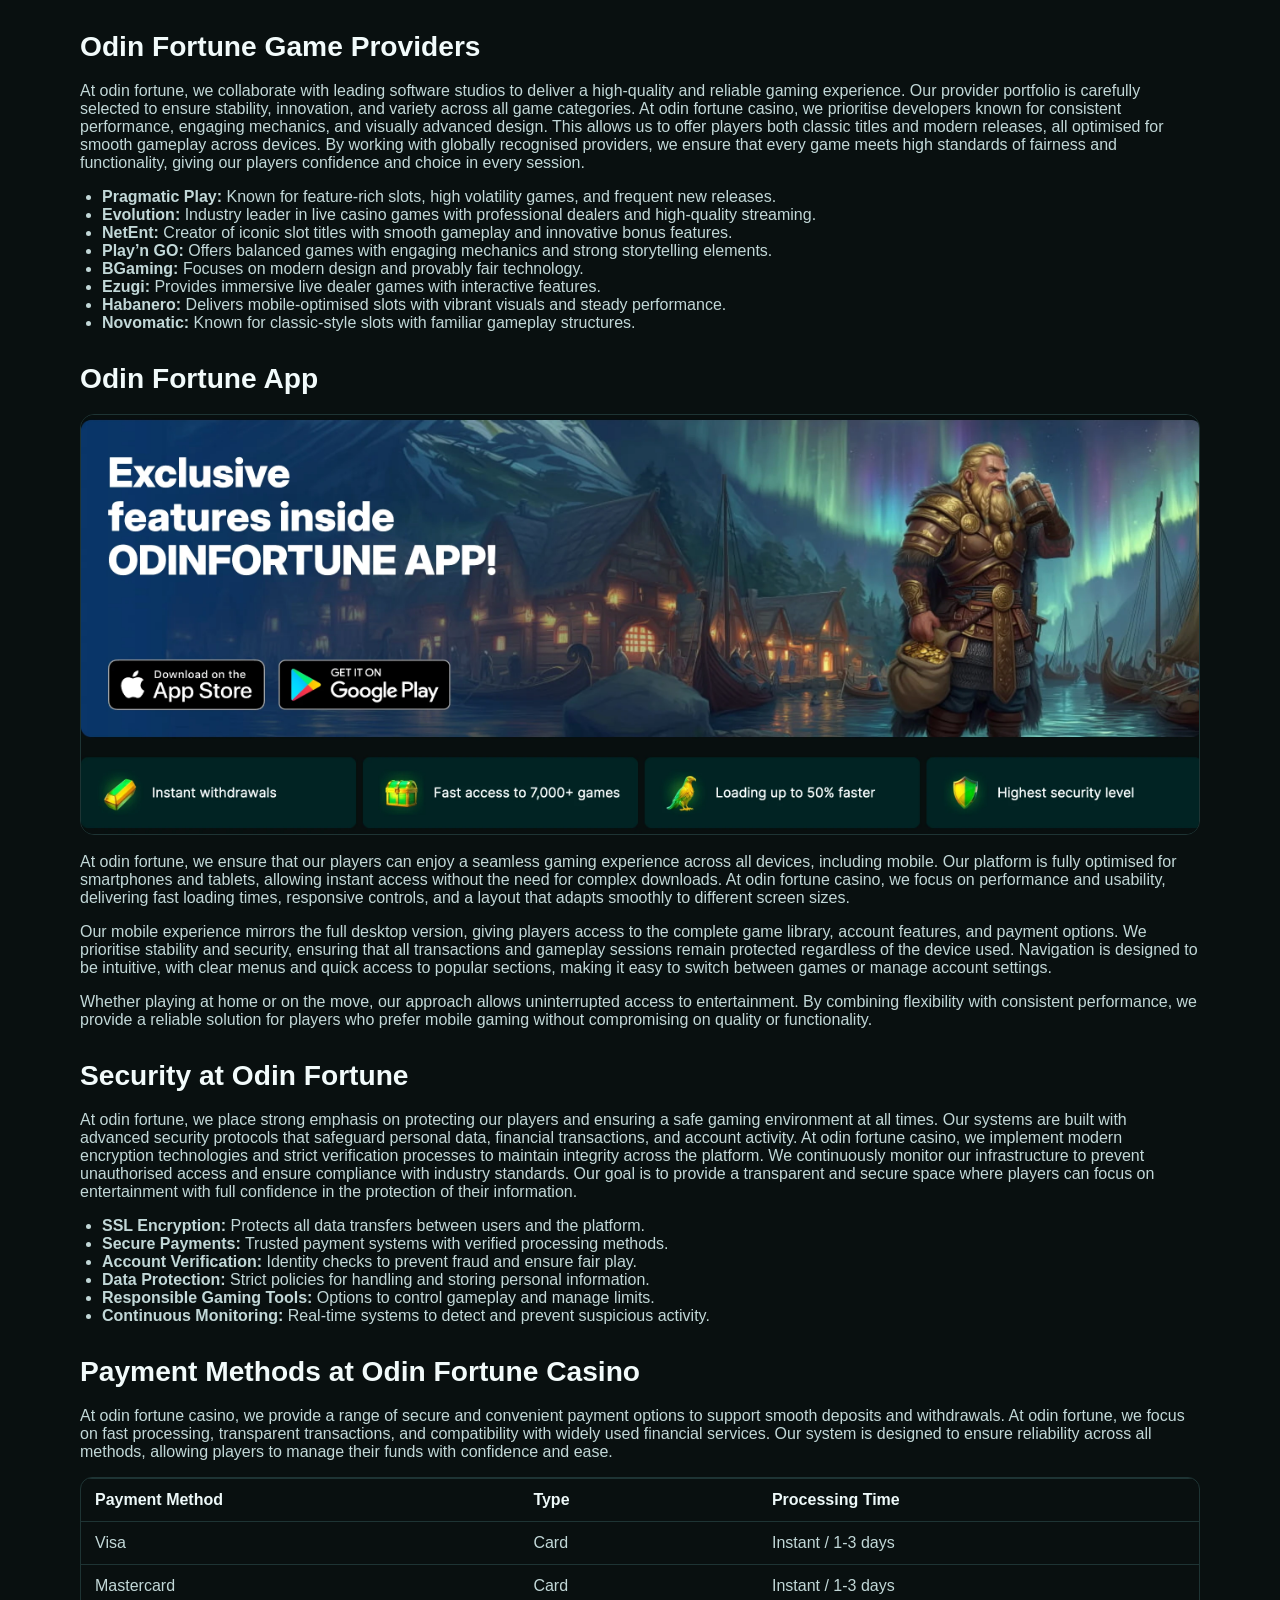
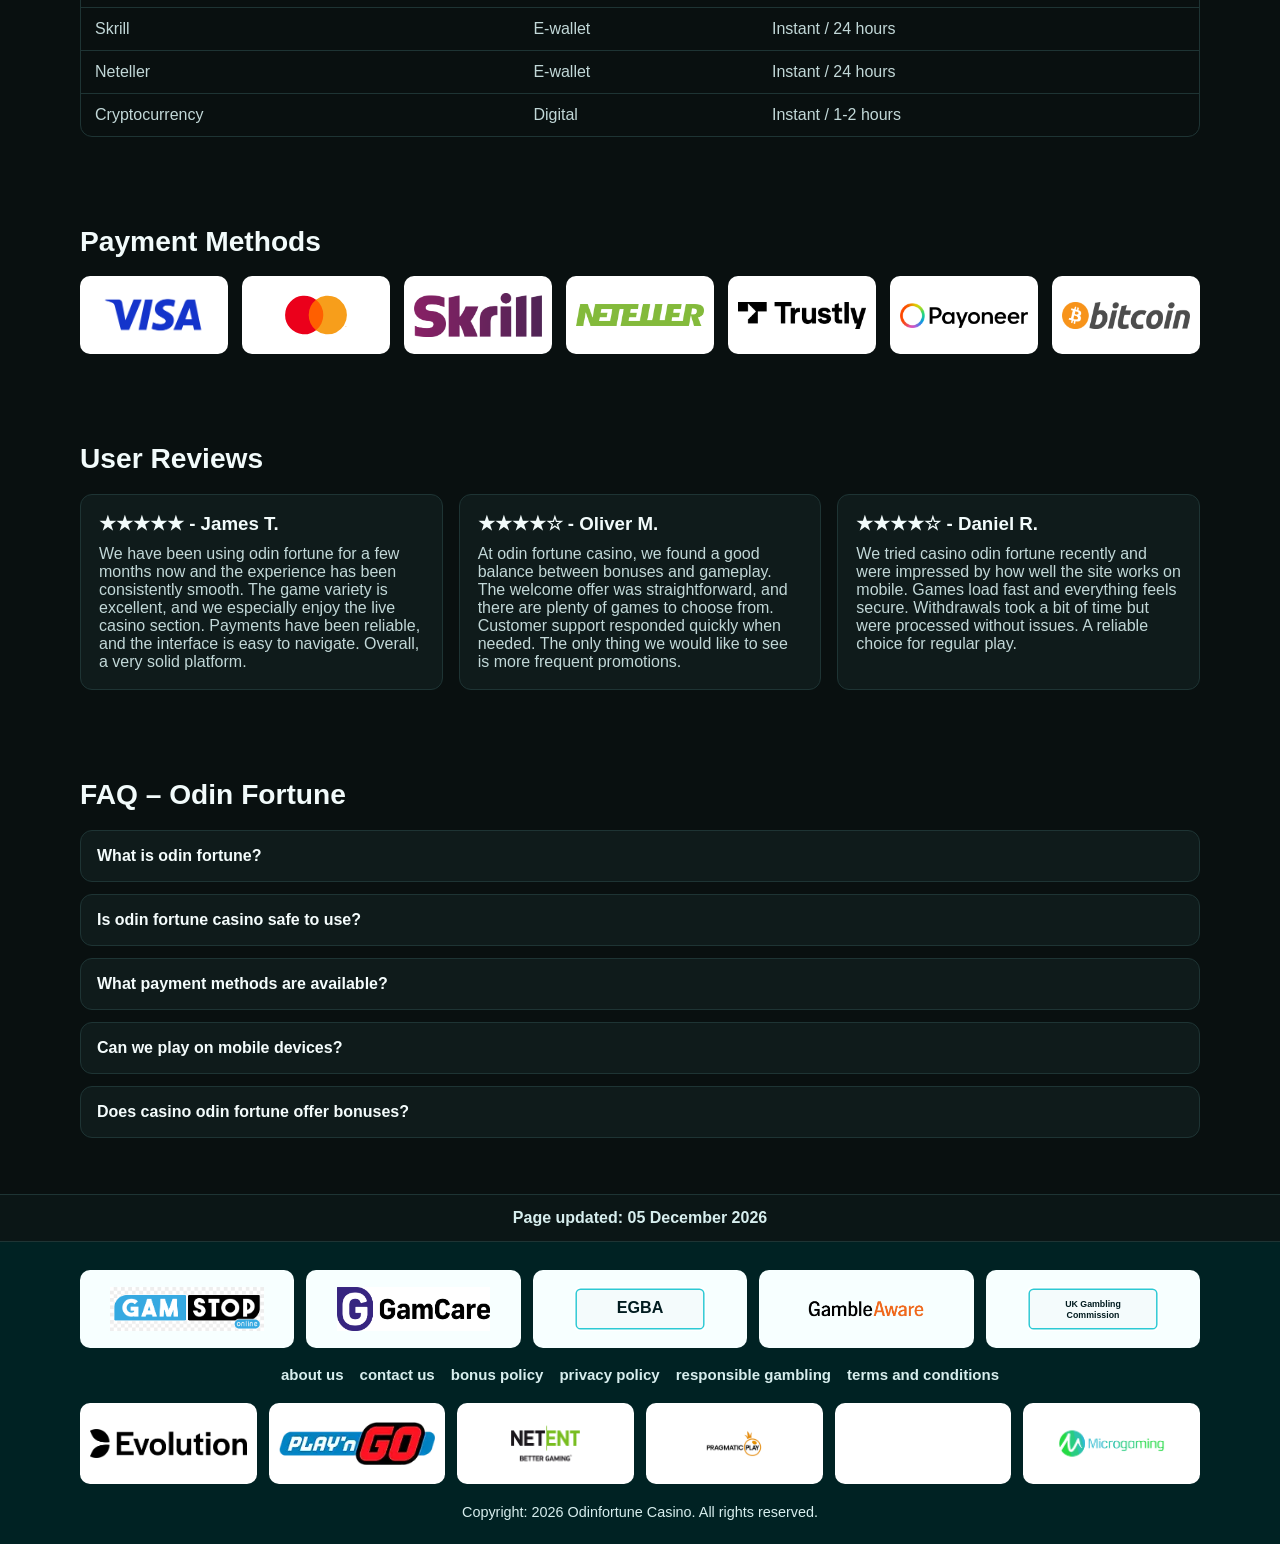
<file: en-gb/index.html>
<!DOCTYPE html>
<html lang="en">
<head>
  <meta charset="UTF-8">
  <meta name="viewport" content="width=device-width, initial-scale=1.0">
  <meta name="description" content="Join odin fortune casino official website for premium games, secure payments, and rewarding bonuses. Explore casino odin fortune and enjoy a trusted gaming experience.">
  <title>Odin Fortune Casino – Get £1000 Welcome Bonus</title>
  <link rel="canonical" href="https://sawbridgeworthdogwalkingfield.co.uk/">
  <link rel="alternate" hreflang="x-default" href="https://sawbridgeworthdogwalkingfield.co.uk/">
  <link rel="alternate" hreflang="en-GB" href="https://odinfortune.us.com/en/">
  <link rel="icon" type="image/x-icon" href="/odinfortune images/favicon_1768570537.ico">
  <link rel="stylesheet" href="/styles.css">
</head>
<body>
  <header class="site-header">
    <div class="header-inner">
      <a href="/go/" class="logo-link" aria-label="Odinfortune home">
        <img src="/odinfortune images/odinfortune logo.webp" alt="Odinfortune Casino logo" class="logo">
      </a>

      <nav class="main-nav" aria-label="Primary navigation">
        <a href="/go/">Login</a>
        <a href="/go/">Bonus</a>
      </nav>

      <div class="header-buttons">
        <a id="login" href="/go/" class="header-btn">Login</a>
        <a href="/go/" class="header-btn">Register</a>
      </div>
    </div>
  </header>

  <main>
    <section class="hero">
      <div class="container">
        <h1>Odin Fortune Casino</h1>
        <img src="/odinfortune images/odinfortune.webp" alt="Odinfortune Casino hero banner" class="hero-banner">
        <div class="cta-wrap">
          <a href="/go/" class="cta-btn">Play here!</a>
        </div>
      </div>
    </section>

    <section id="games" class="games-section">
      <div class="container">
        <h2>Top Casino Games</h2>
        <div class="games-grid">
          <article class="game-card"><img src="/game images/aviatorlogo.png" alt="Aviator game"><p>Aviator</p></article>
          <article class="game-card"><img src="/game images/poker arena.jpeg" alt="Poker Arena game"><p>Poker Arena</p></article>
          <article class="game-card"><img src="/game images/blackjackpro.png" alt="Blackjack Pro game"><p>Blackjack Pro</p></article>
          <article class="game-card"><img src="/game images/roulette live.avif" alt="Roulette Live game"><p>Roulette Live</p></article>
          <article class="game-card"><img src="/game images/lightning dice.jpg" alt="Lightning Dice game"><p>Lightning Dice</p></article>
          <article class="game-card"><img src="/game images/crazytime.webp" alt="Crazy Time game"><p>Crazy Time</p></article>
          <article class="game-card"><img src="/game images/jackpotcity.webp" alt="Jackpot City game"><p>Jackpot City</p></article>
          <article class="game-card"><img src="/game images/megaslots.jpeg" alt="Mega Slots game"><p>Mega Slots</p></article>
          <article class="game-card"><img src="/game images/baccaratvip.jpg" alt="Baccarat VIP game"><p>Baccarat VIP</p></article>
          <article class="game-card"><img src="/game images/bookofgold.png" alt="Book of Gold game"><p>Book of Gold</p></article>
        </div>
      </div>
    </section>

    <section id="bonus" class="seo-section">
      <div class="container">
        <p>We welcome you to odin fortune, where our passion for premium entertainment meets a seamless gaming experience. At odin fortune casino, we bring together exciting games, smooth performance, and a trusted environment for our players. We focus on delivering enjoyment, innovation, and reliability, ensuring our community always feels valued and engaged every time they play with us.</p>

        <h2>About Odin Fortune Casino</h2>
          <p>At odin fortune casino, we focus on delivering a modern and reliable gaming environment designed around player comfort and accessibility. Our platform brings together a wide selection of slots, live dealer experiences, and secure payment options, all presented through a clear and intuitive interface. We aim to provide consistent performance across devices, ensuring that our players can enjoy smooth gameplay wherever they choose. With our commitment to transparency, security, and innovation, we continue to shape a trusted space for entertainment at casino odin fortune.</p>


          <div class="table-wrap">
                  <table>
            <tr>
              <th>Feature</th>
              <th>Details</th>
            </tr>
            <tr>
              <td>Official Website</td>
              <td>odinfortune.us.com</td>
            </tr>
            <tr>
              <td>Founded</td>
              <td>2026</td>
            </tr>
            <tr>
              <td>License</td>
              <td>Curaçao</td>
            </tr>
            <tr>
              <td>Number of Games</td>
              <td>6,000+</td>
            </tr>
            <tr>
              <td>Game Providers</td>
              <td>Pragmatic Play, Evolution, NetEnt, Play’n GO</td>
            </tr>
            <tr>
              <td>Payment Methods</td>
              <td>Visa, Mastercard, Skrill, Neteller, Crypto</td>
            </tr>
          </table>
                </div>

        <h2>Bonuses and Promotions at Odin Fortune</h2>
                <figure class="content-image-wrap">
                  <img src="/odinfortune images/odinfortune bonuses.webp" alt="Odinfortune bonuses" class="content-image">
                </figure>
          <p>At odin fortune, we create rewarding opportunities designed to enhance every stage of your gaming journey. Our bonus system is structured to provide both new and returning players with consistent value, combining welcome rewards, free spins, and ongoing cashback incentives. At odin fortune casino, we focus on flexibility and accessibility, allowing players to activate bonuses with simple requirements and enjoy them across a wide range of games. From first deposits to loyalty rewards, we ensure that every promotion adds real entertainment value. Our approach balances fairness and excitement, giving our community the confidence to explore new games while benefiting from generous offers.</p>


          <div class="table-wrap">
                  <table>
            <tr>
              <th>Bonus Type</th>
              <th>Details</th>
              <th>Key Features</th>
            </tr>
            <tr>
              <td>Welcome Bonus</td>
              <td>100% match on first deposit</td>
              <td>Available for new players</td>
            </tr>
            <tr>
              <td>No Deposit Bonus</td>
              <td>Free bonus on registration</td>
              <td>No initial deposit required</td>
            </tr>
            <tr>
              <td>Free Spins</td>
              <td>Spin packages on selected slots</td>
              <td>Often no wagering offers</td>
            </tr>
            <tr>
              <td>Cashback</td>
              <td>Up to 10% return on losses</td>
              <td>Regular weekly rewards</td>
            </tr>
          </table>
                </div>


          <h3>Welcome Bonus at Odin Fortune</h3>
          <p>We offer a strong welcome bonus designed to give our players a powerful start. When joining casino odin fortune, players can receive a matched first deposit, effectively doubling their initial balance. This bonus is structured to support extended gameplay across multiple game categories, including slots and table games. We ensure that activation is simple, with clear wagering conditions and a reasonable timeframe for use. Our goal is to provide a balanced introduction to the platform, allowing players to explore our full game library while benefiting from added value right from the start.</p>


          <h3>No Deposit Bonus</h3>
          <p>Our no deposit bonus allows new players to experience odinfortune without financial commitment. This promotion provides free funds or spins immediately after registration, giving users the opportunity to test the platform and its features. We focus on making this offer accessible and straightforward, with manageable wagering requirements and clear terms. It serves as an ideal entry point for those who want to explore games risk-free while still having the chance to generate real winnings within a secure and controlled environment.</p>


          <h3>Free Spins Offers</h3>
          <p>We regularly provide free spins promotions to keep gameplay engaging and dynamic. These offers are typically linked to popular slot titles and can be part of welcome packages or seasonal campaigns. Free spins allow players to enjoy selected games without using their own balance, often with flexible or reduced wagering conditions. At odin fortune, we design these promotions to maximise entertainment while maintaining fair play, ensuring players can explore new titles and features with minimal restrictions.</p>


          <h3>Cashback Promotions</h3>
          <p>Our cashback system is designed to support players during extended gaming sessions by returning a percentage of losses over a set period. This promotion provides an additional layer of value, helping to balance risk and reward. We structure cashback offers with minimal wagering requirements, allowing players to reuse returned funds quickly. By integrating this feature into our ongoing promotions, we aim to maintain a consistent and rewarding experience for all members of our community.</p>

        <h2>Odin Fortune VIP Club</h2>
                <figure class="content-image-wrap">
                  <img src="/odinfortune images/odinfortune vip club.webp" alt="Odin Fortune VIP Club" class="content-image">
                </figure>
          <p>At odin fortune, our VIP Club is designed to reward loyalty and consistent play with exclusive benefits and personalised service. As players engage more with our platform, they unlock higher tiers that bring enhanced bonuses, faster withdrawals, and tailored promotions. At odin fortune casino, we structure our VIP programme around progression, ensuring that every level delivers meaningful advantages. Members can enjoy dedicated support, cashback boosts, and access to exclusive campaigns, creating a premium experience beyond standard gameplay. Our goal is to recognise commitment while maintaining transparency and fairness, offering a structured path where every upgrade adds tangible value to your gaming journey.</p>


          <div class="table-wrap">
                  <table>
            <tr>
              <th>VIP Tier</th>
              <th>Requirements</th>
              <th>Benefits</th>
            </tr>
            <tr>
              <td>Bronze</td>
              <td>Entry level</td>
              <td>Basic rewards, access to promotions</td>
            </tr>
            <tr>
              <td>Silver</td>
              <td>Regular gameplay activity</td>
              <td>Higher cashback, faster withdrawals</td>
            </tr>
            <tr>
              <td>Gold</td>
              <td>Increased deposits and wagers</td>
              <td>Exclusive bonuses, priority support</td>
            </tr>
            <tr>
              <td>Platinum</td>
              <td>High-level engagement</td>
              <td>Personal manager, tailored offers</td>
            </tr>
            <tr>
              <td>Diamond</td>
              <td>Top-tier players</td>
              <td>Maximum rewards, VIP events, custom deals</td>
            </tr>
          </table>
                </div>

        <h2>Game Selection at Odin Fortune Casino</h2>
                <figure class="content-image-wrap">
                  <img src="/odinfortune images/odinfortune game selection.webp" alt="Odin Fortune game selection" class="content-image">
                </figure>
          <p>At odin fortune casino, we provide a diverse and carefully structured game library designed to suit every type of player. Our platform features thousands of titles from leading providers, combining classic gameplay with modern innovation. At odin fortune, we focus on accessibility and variety, allowing players to easily switch between categories such as slots, live dealer games, and fast-paced formats. The interface is organised with filters and clear navigation, helping players find games based on volatility, features, or style. Whether you prefer immersive live experiences or quick rounds with simple mechanics, our selection ensures a balanced mix of entertainment and control for every session.</p>


          <ul>
            <li><strong>Slots:</strong> The core of our library, featuring classic reels, video slots, and advanced mechanics like free spins, multipliers, and bonus rounds across multiple themes.</li>
            <li><strong>Live Casino:</strong> Real-time games with professional dealers, including blackjack, roulette, and baccarat, offering an immersive and interactive experience.</li>
            <li><strong>Table Games:</strong> Traditional formats such as blackjack, roulette, and poker variants with clear rules and structured gameplay.</li>
            <li><strong>Jackpot Games:</strong> Progressive and fixed jackpots where players can compete for large prize pools with transparent mechanics.</li>
            <li><strong>Crash &amp; Instant Games:</strong> Fast-paced formats designed for quick sessions, featuring simple rules and immediate results.</li>
          </ul>

        <h2>Odin Fortune Game Providers</h2>
          <p>At odin fortune, we collaborate with leading software studios to deliver a high-quality and reliable gaming experience. Our provider portfolio is carefully selected to ensure stability, innovation, and variety across all game categories. At odin fortune casino, we prioritise developers known for consistent performance, engaging mechanics, and visually advanced design. This allows us to offer players both classic titles and modern releases, all optimised for smooth gameplay across devices. By working with globally recognised providers, we ensure that every game meets high standards of fairness and functionality, giving our players confidence and choice in every session.</p>


          <ul>
            <li><strong>Pragmatic Play:</strong> Known for feature-rich slots, high volatility games, and frequent new releases.</li>
            <li><strong>Evolution:</strong> Industry leader in live casino games with professional dealers and high-quality streaming.</li>
            <li><strong>NetEnt:</strong> Creator of iconic slot titles with smooth gameplay and innovative bonus features.</li>
            <li><strong>Play’n GO:</strong> Offers balanced games with engaging mechanics and strong storytelling elements.</li>
            <li><strong>BGaming:</strong> Focuses on modern design and provably fair technology.</li>
            <li><strong>Ezugi:</strong> Provides immersive live dealer games with interactive features.</li>
            <li><strong>Habanero:</strong> Delivers mobile-optimised slots with vibrant visuals and steady performance.</li>
            <li><strong>Novomatic:</strong> Known for classic-style slots with familiar gameplay structures.</li>
          </ul>

        <h2>Odin Fortune App</h2>
                <figure class="content-image-wrap">
                  <img src="/odinfortune images/odinfortune app.webp" alt="Odin Fortune app" class="content-image">
                </figure>
          <p>At odin fortune, we ensure that our players can enjoy a seamless gaming experience across all devices, including mobile. Our platform is fully optimised for smartphones and tablets, allowing instant access without the need for complex downloads. At odin fortune casino, we focus on performance and usability, delivering fast loading times, responsive controls, and a layout that adapts smoothly to different screen sizes.</p>


          <p>Our mobile experience mirrors the full desktop version, giving players access to the complete game library, account features, and payment options. We prioritise stability and security, ensuring that all transactions and gameplay sessions remain protected regardless of the device used. Navigation is designed to be intuitive, with clear menus and quick access to popular sections, making it easy to switch between games or manage account settings.</p>


          <p>Whether playing at home or on the move, our approach allows uninterrupted access to entertainment. By combining flexibility with consistent performance, we provide a reliable solution for players who prefer mobile gaming without compromising on quality or functionality.</p>

        <h2>Security at Odin Fortune</h2>
          <p>At odin fortune, we place strong emphasis on protecting our players and ensuring a safe gaming environment at all times. Our systems are built with advanced security protocols that safeguard personal data, financial transactions, and account activity. At odin fortune casino, we implement modern encryption technologies and strict verification processes to maintain integrity across the platform. We continuously monitor our infrastructure to prevent unauthorised access and ensure compliance with industry standards. Our goal is to provide a transparent and secure space where players can focus on entertainment with full confidence in the protection of their information.</p>


          <ul>
            <li><strong>SSL Encryption:</strong> Protects all data transfers between users and the platform.</li>
            <li><strong>Secure Payments:</strong> Trusted payment systems with verified processing methods.</li>
            <li><strong>Account Verification:</strong> Identity checks to prevent fraud and ensure fair play.</li>
            <li><strong>Data Protection:</strong> Strict policies for handling and storing personal information.</li>
            <li><strong>Responsible Gaming Tools:</strong> Options to control gameplay and manage limits.</li>
            <li><strong>Continuous Monitoring:</strong> Real-time systems to detect and prevent suspicious activity.</li>
          </ul>

        <h2>Payment Methods at Odin Fortune Casino</h2>
          <p>At odin fortune casino, we provide a range of secure and convenient payment options to support smooth deposits and withdrawals. At odin fortune, we focus on fast processing, transparent transactions, and compatibility with widely used financial services. Our system is designed to ensure reliability across all methods, allowing players to manage their funds with confidence and ease.</p>


          <div class="table-wrap">
                  <table>
            <tr>
              <th>Payment Method</th>
              <th>Type</th>
              <th>Processing Time</th>
            </tr>
            <tr>
              <td>Visa</td>
              <td>Card</td>
              <td>Instant / 1-3 days</td>
            </tr>
            <tr>
              <td>Mastercard</td>
              <td>Card</td>
              <td>Instant / 1-3 days</td>
            </tr>
            <tr>
              <td>Skrill</td>
              <td>E-wallet</td>
              <td>Instant / 24 hours</td>
            </tr>
            <tr>
              <td>Neteller</td>
              <td>E-wallet</td>
              <td>Instant / 24 hours</td>
            </tr>
            <tr>
              <td>Cryptocurrency</td>
              <td>Digital</td>
              <td>Instant / 1-2 hours</td>
            </tr>
          </table>
                </div>
      </div>
    </section>

    <section id="app" class="payments-section">
      <div class="container">
        <h2>Payment Methods</h2>
        <div class="payments-grid">
          <img src="/payment methods/visa-method.png" alt="Visa">
          <img src="/payment methods/mastercard-method.svg" alt="Mastercard">
          <img src="/payment methods/skrill-method.png" alt="Skrill">
          <img src="/payment methods/neteller-method.png" alt="Neteller">
          <img src="/payment methods/trustly-method.webp" alt="Trustly">
          <img src="/payment methods/payoneer-method.png" alt="Payoneer">
          <img src="/payment methods/bitcoin-method.png" alt="Bitcoin">
        </div>
      </div>
    </section>

    <section class="reviews-section">
      <div class="container">
        <h2>User Reviews</h2>
        <div class="reviews-grid">
          <article class="review-card">
            <h3>★★★★★ - James T.</h3>
            <p>We have been using odin fortune for a few months now and the experience has been consistently smooth. The game variety is excellent, and we especially enjoy the live casino section. Payments have been reliable, and the interface is easy to navigate. Overall, a very solid platform.</p>
          </article>
          <article class="review-card">
            <h3>★★★★☆ - Oliver M.</h3>
            <p>At odin fortune casino, we found a good balance between bonuses and gameplay. The welcome offer was straightforward, and there are plenty of games to choose from. Customer support responded quickly when needed. The only thing we would like to see is more frequent promotions.</p>
          </article>
          <article class="review-card">
            <h3>★★★★☆ - Daniel R.</h3>
            <p>We tried casino odin fortune recently and were impressed by how well the site works on mobile. Games load fast and everything feels secure. Withdrawals took a bit of time but were processed without issues. A reliable choice for regular play.</p>
          </article>
        </div>
      </div>
    </section>

    <section class="faq-section">
      <div class="container">
        <h2>FAQ – Odin Fortune</h2>

        <div class="faq-item">
          <button class="faq-question" aria-expanded="false">What is odin fortune?</button>
          <div class="faq-answer">
            <p>Odin fortune is an online gaming platform where we provide access to a wide range of casino games, including slots, live dealer experiences, and table games. We focus on delivering a secure, reliable, and user-friendly environment for all players.</p>
          </div>
        </div>

        <div class="faq-item">
          <button class="faq-question" aria-expanded="false">Is odin fortune casino safe to use?</button>
          <div class="faq-answer">
            <p>Yes, at odin fortune casino we implement advanced security measures such as SSL encryption and account verification processes. We prioritise player protection, data security, and fair gaming standards across the platform.</p>
          </div>
        </div>

        <div class="faq-item">
          <button class="faq-question" aria-expanded="false">What payment methods are available?</button>
          <div class="faq-answer">
            <p>We support multiple payment options, including bank cards, e-wallets, and cryptocurrencies. Our system ensures fast deposits and reliable withdrawals, with transparent processing times for each method.</p>
          </div>
        </div>

        <div class="faq-item">
          <button class="faq-question" aria-expanded="false">Can we play on mobile devices?</button>
          <div class="faq-answer">
            <p>Yes, our platform is fully optimised for mobile use. Players can access all features, including games, payments, and account settings, directly from their smartphones or tablets without needing to download an app.</p>
          </div>
        </div>

        <div class="faq-item">
          <button class="faq-question" aria-expanded="false">Does casino odin fortune offer bonuses?</button>
          <div class="faq-answer">
            <p>We offer a variety of bonuses, including welcome offers, free spins, cashback, and VIP rewards. Our promotions are designed to provide ongoing value and enhance the overall gaming experience.</p>
          </div>
        </div>
      </div>
    </section>
  </main>

  <section class="updated-strip">
    <p>Page updated: <span id="updatedDate"></span></p>
  </section>

  <footer class="site-footer">
    <div class="container">
      <div class="trust-badges">
        <a href="/go/" target="_blank" rel="noopener noreferrer">
          <img src="/trust badges/gamstop.png" alt="Gamstop">
        </a>
        <a href="/go/" target="_blank" rel="noopener noreferrer">
          <img src="/trust badges/GamCare.png" alt="GamCare">
        </a>
        <a href="/go/" target="_blank" rel="noopener noreferrer">
          <img src="/trust badges/egba.svg" alt="EGBA">
        </a>
        <a href="/go/" target="_blank" rel="noopener noreferrer">
          <img src="/trust badges/gambleaware.png" alt="BeGambleAware">
        </a>
        <a href="/go/" target="_blank" rel="noopener noreferrer">
          <img src="/trust badges/uk-gambling-commission.svg" alt="UK Gambling Commission">
        </a>
      </div>

      <nav class="footer-links" aria-label="Footer links">
        <a href="/go/">about us</a>
        <a href="/go/">contact us</a>
        <a href="/go/">bonus policy</a>
        <a href="/go/">privacy policy</a>
        <a href="/go/">responsible gambling</a>
        <a href="/go/">terms and conditions</a>
      </nav>

      <div class="providers-grid">
        <img src="/providers/evolution.png" alt="Evolution">
        <img src="/providers/playngo.webp" alt="Play'n GO">
        <img src="/providers/netentlogo.png" alt="NetEnt">
        <img src="/providers/pragmatic-play-logo-png.png" alt="Pragmatic Play">
        <img src="/providers/quickspin.png" alt="Quickspin">
        <img src="/providers/microgaming-logo.png" alt="Microgaming">
      </div>

      <p class="copyright">Copyright: 2026 Odinfortune Casino. All rights reserved.</p>
    </div>
  </footer>

  <script src="/script.js"></script>
</body>
</html>
</file>
<file: styles.css>
:root {
  --header-footer-color: #002223;
  --header-btn-color: #002223;
  --cta-color: #002223;
  --main-bg: #091010;
  --text-primary: #f2fbfb;
  --text-secondary: #c2d8d8;
  --card-bg: #0f1b1b;
  --line-soft: #1e3434;
}

* {
  box-sizing: border-box;
}

html,
body {
  margin: 0;
  padding: 0;
  font-family: "Segoe UI", Tahoma, Geneva, Verdana, sans-serif;
  background: var(--main-bg);
  color: var(--text-primary);
}

img {
  max-width: 100%;
  height: auto;
  display: block;
}

a {
  color: inherit;
  text-decoration: none;
}

.container {
  width: min(1120px, 92%);
  margin: 0 auto;
}

.site-header {
  background: var(--header-footer-color);
  position: sticky;
  top: 0;
  z-index: 50;
  border-bottom: 1px solid #0f3d3f;
}

.header-inner {
  width: min(1200px, 94%);
  margin: 0 auto;
  min-height: 78px;
  display: flex;
  align-items: center;
  justify-content: space-between;
  gap: 18px;
  padding: 10px 0;
}

.logo {
  width: 170px;
  max-height: 58px;
  object-fit: contain;
}

.main-nav {
  display: flex;
  align-items: center;
  gap: 22px;
}

.main-nav a {
  color: #d3ecec;
  font-weight: 600;
  font-size: 0.96rem;
  transition: color 0.2s ease;
}

.main-nav a:hover {
  color: #ffffff;
}

.header-buttons {
  display: flex;
  align-items: center;
  gap: 10px;
}

.header-btn {
  background: var(--header-btn-color);
  border: 1px solid #3d6969;
  color: #f2fbfb;
  padding: 9px 16px;
  border-radius: 9px;
  font-size: 0.92rem;
  font-weight: 700;
  line-height: 1;
  transition: transform 0.2s ease, background 0.2s ease;
}

.header-btn:hover {
  transform: translateY(-1px);
  background: #003335;
}

main section {
  padding: 44px 0;
}

.hero {
  padding-top: 38px;
}

h1,
h2,
h3 {
  line-height: 1.2;
}

h1 {
  text-align: center;
  margin: 0 0 22px;
  font-size: clamp(1.7rem, 3vw, 2.6rem);
}

.hero-banner {
  width: 100%;
  border-radius: 18px;
  border: 1px solid var(--line-soft);
  max-height: 500px;
  object-fit: cover;
}

.cta-wrap {
  margin-top: 22px;
  text-align: center;
}

.cta-btn {
  display: inline-block;
  background: var(--cta-color);
  color: #f2fbfb;
  font-size: 1.07rem;
  font-weight: 800;
  letter-spacing: 0.3px;
  padding: 14px 34px;
  border-radius: 12px;
  border: 1px solid #417878;
  animation: pulseCta 1.8s infinite;
}

@keyframes pulseCta {
  0% {
    transform: scale(1);
    box-shadow: 0 0 0 0 rgba(0, 34, 35, 0.6);
  }
  70% {
    transform: scale(1.045);
    box-shadow: 0 0 0 16px rgba(0, 34, 35, 0);
  }
  100% {
    transform: scale(1);
    box-shadow: 0 0 0 0 rgba(0, 34, 35, 0);
  }
}

.games-section h2,
.seo-section h2,
.payments-section h2,
.reviews-section h2,
.faq-section h2 {
  margin-top: 0;
  margin-bottom: 18px;
  font-size: clamp(1.35rem, 2.2vw, 2rem);
}

.games-grid {
  display: grid;
  grid-template-columns: repeat(5, minmax(0, 1fr));
  gap: 16px;
}

.game-card {
  background: var(--card-bg);
  border: 1px solid var(--line-soft);
  border-radius: 12px;
  padding: 10px;
  text-align: center;
  min-height: 182px;
  display: flex;
  flex-direction: column;
  justify-content: space-between;
}

.game-card img {
  aspect-ratio: 1 / 1;
  width: 100%;
  object-fit: cover;
  border-radius: 8px;
}

.game-card p {
  margin: 10px 0 0;
  font-weight: 600;
  font-size: 0.95rem;
  color: var(--text-secondary);
}

.seo-section p,
.seo-section li {
  color: var(--text-secondary);
}

.content-page {
  padding-top: 36px;
}

.source-content {
  max-width: 980px;
  margin: 0 auto;
}

.source-content h1 {
  margin: 0 0 18px;
  font-size: clamp(1.6rem, 2.7vw, 2.35rem);
}

.source-content h2 {
  margin-top: 28px;
}

.source-content h3 {
  margin-top: 20px;
  margin-bottom: 10px;
}

.source-content p,
.source-content li {
  color: var(--text-secondary);
}

.source-content a {
  color: #bceaea;
}

.source-content .section {
  margin-bottom: 20px;
}

.source-content .cards {
  display: grid;
  grid-template-columns: repeat(3, minmax(0, 1fr));
  gap: 14px;
}

.source-content .card,
.source-content .official-badge,
.source-content .responsible {
  border: 1px solid var(--line-soft);
  background: var(--card-bg);
  border-radius: 12px;
  padding: 16px;
}

.source-content table {
  display: block;
  width: 100%;
  overflow-x: auto;
}

.source-content table thead,
.source-content table tbody {
  display: table;
  width: 100%;
  min-width: 620px;
}

.form-panel {
  border: 1px solid var(--line-soft);
  background: var(--card-bg);
  border-radius: 12px;
  padding: 18px;
  margin: 14px 0 24px;
}

.form-panel h2 {
  margin: 0 0 12px;
}

.site-form {
  display: grid;
  gap: 10px;
}

.site-form label {
  font-weight: 600;
  color: #ddf1f1;
}

.site-form input,
.site-form select,
.site-form textarea {
  width: 100%;
  border: 1px solid #355959;
  border-radius: 8px;
  background: #0b1414;
  color: #eaf7f7;
  padding: 10px 12px;
  font: inherit;
}

.site-form input:focus,
.site-form select:focus,
.site-form textarea:focus {
  outline: 2px solid #4e8686;
  outline-offset: 0;
}

.form-meta {
  display: flex;
  align-items: center;
  justify-content: space-between;
  gap: 12px;
  margin: 6px 0;
}

.checkbox-inline {
  display: inline-flex;
  align-items: center;
  gap: 8px;
  color: var(--text-secondary);
  font-size: 0.95rem;
}

.checkbox-inline input {
  width: auto;
  margin: 0;
}

.form-submit {
  border: 0;
  cursor: pointer;
}

.seo-section h2 {
  margin-top: 30px;
}

.seo-section h3 {
  margin-top: 24px;
  margin-bottom: 10px;
}

.seo-section ul,
.seo-section ol {
  margin: 16px 0;
  padding-left: 22px;
}

.content-image-wrap {
  margin: 14px 0 18px;
}

.content-image {
  width: 100%;
  border-radius: 14px;
  border: 1px solid var(--line-soft);
}

.table-wrap {
  overflow-x: auto;
  border: 1px solid var(--line-soft);
  border-radius: 12px;
}

table {
  border-collapse: collapse;
  width: 100%;
  min-width: 620px;
}

caption {
  text-align: left;
  padding: 14px;
  font-weight: 700;
  color: #ffffff;
}

th,
td {
  border-top: 1px solid var(--line-soft);
  padding: 12px 14px;
  text-align: left;
}

th {
  color: #eef9f9;
}

td {
  color: var(--text-secondary);
}

.payments-grid {
  display: grid;
  grid-template-columns: repeat(7, minmax(0, 1fr));
  gap: 14px;
}

.payments-grid img {
  background: #ffffff;
  border-radius: 10px;
  padding: 10px;
  width: 100%;
  aspect-ratio: 1.9 / 1;
  object-fit: contain;
}

.reviews-grid {
  display: grid;
  grid-template-columns: repeat(3, minmax(0, 1fr));
  gap: 16px;
}

.review-card {
  border: 1px solid var(--line-soft);
  background: var(--card-bg);
  border-radius: 12px;
  padding: 18px;
}

.review-card h3 {
  margin: 0 0 10px;
}

.review-card p {
  margin: 0;
  color: var(--text-secondary);
}

.faq-item {
  border: 1px solid var(--line-soft);
  border-radius: 12px;
  margin-bottom: 12px;
  overflow: hidden;
  background: var(--card-bg);
}

.faq-question {
  width: 100%;
  text-align: left;
  background: transparent;
  color: #f4fcfc;
  border: 0;
  font-size: 1rem;
  font-weight: 700;
  padding: 16px;
  cursor: pointer;
}

.faq-answer {
  max-height: 0;
  overflow: hidden;
  transition: max-height 0.25s ease;
}

.faq-answer p {
  margin: 0;
  padding: 0 16px 16px;
  color: var(--text-secondary);
}

.faq-item.active .faq-answer {
  max-height: 520px;
}

.updated-strip {
  background: #0b1616;
  border-top: 1px solid var(--line-soft);
  border-bottom: 1px solid var(--line-soft);
  text-align: center;
  padding: 14px 10px;
  color: #d7eeee;
}

.updated-strip p {
  margin: 0;
  font-weight: 600;
}

.site-footer {
  background: var(--header-footer-color);
  padding: 28px 0 24px;
}

.trust-badges,
.providers-grid {
  display: grid;
  gap: 12px;
}

.trust-badges {
  grid-template-columns: repeat(5, minmax(0, 1fr));
  margin-bottom: 18px;
}

.trust-badges a {
  background: #f7ffff;
  border-radius: 10px;
  min-height: 78px;
  display: flex;
  align-items: center;
  justify-content: center;
  padding: 10px;
}

.trust-badges img {
  max-height: 44px;
  object-fit: contain;
}

.footer-links {
  display: flex;
  flex-wrap: wrap;
  justify-content: center;
  gap: 16px;
  margin-bottom: 20px;
}

.footer-links a {
  color: #d7eeee;
  font-weight: 600;
  font-size: 0.94rem;
}

.providers-grid {
  grid-template-columns: repeat(6, minmax(0, 1fr));
  margin-bottom: 20px;
}

.providers-grid img {
  background: #ffffff;
  border-radius: 10px;
  padding: 10px;
  width: 100%;
  aspect-ratio: 2.2 / 1;
  object-fit: contain;
}

.copyright {
  margin: 0;
  text-align: center;
  color: #d7eeee;
  font-size: 0.9rem;
}

@media (max-width: 1100px) {
  .games-grid {
    grid-template-columns: repeat(4, minmax(0, 1fr));
  }

  .payments-grid {
    grid-template-columns: repeat(4, minmax(0, 1fr));
  }

  .providers-grid {
    grid-template-columns: repeat(3, minmax(0, 1fr));
  }
}

@media (max-width: 780px) {
  .header-inner {
    min-height: 56px;
    padding: 6px 0;
    gap: 8px;
  }

  .main-nav {
    display: none;
  }

  .logo {
    width: 106px;
    max-height: 32px;
  }

  .header-buttons {
    gap: 6px;
  }

  .header-btn {
    padding: 6px 10px;
    font-size: 0.8rem;
    border-radius: 7px;
  }

  main section {
    padding: 34px 0;
  }

  .games-grid {
    grid-template-columns: repeat(2, minmax(0, 1fr));
  }

  .reviews-grid {
    grid-template-columns: 1fr;
  }

  .source-content .cards {
    grid-template-columns: 1fr;
  }

  .form-meta {
    flex-direction: column;
    align-items: flex-start;
  }

  .payments-grid {
    grid-template-columns: repeat(3, minmax(0, 1fr));
  }

  .trust-badges {
    grid-template-columns: repeat(2, minmax(0, 1fr));
  }

  .providers-grid {
    grid-template-columns: repeat(2, minmax(0, 1fr));
  }
}

@media (max-width: 460px) {
  .payments-grid {
    grid-template-columns: repeat(2, minmax(0, 1fr));
  }
}
</file>
